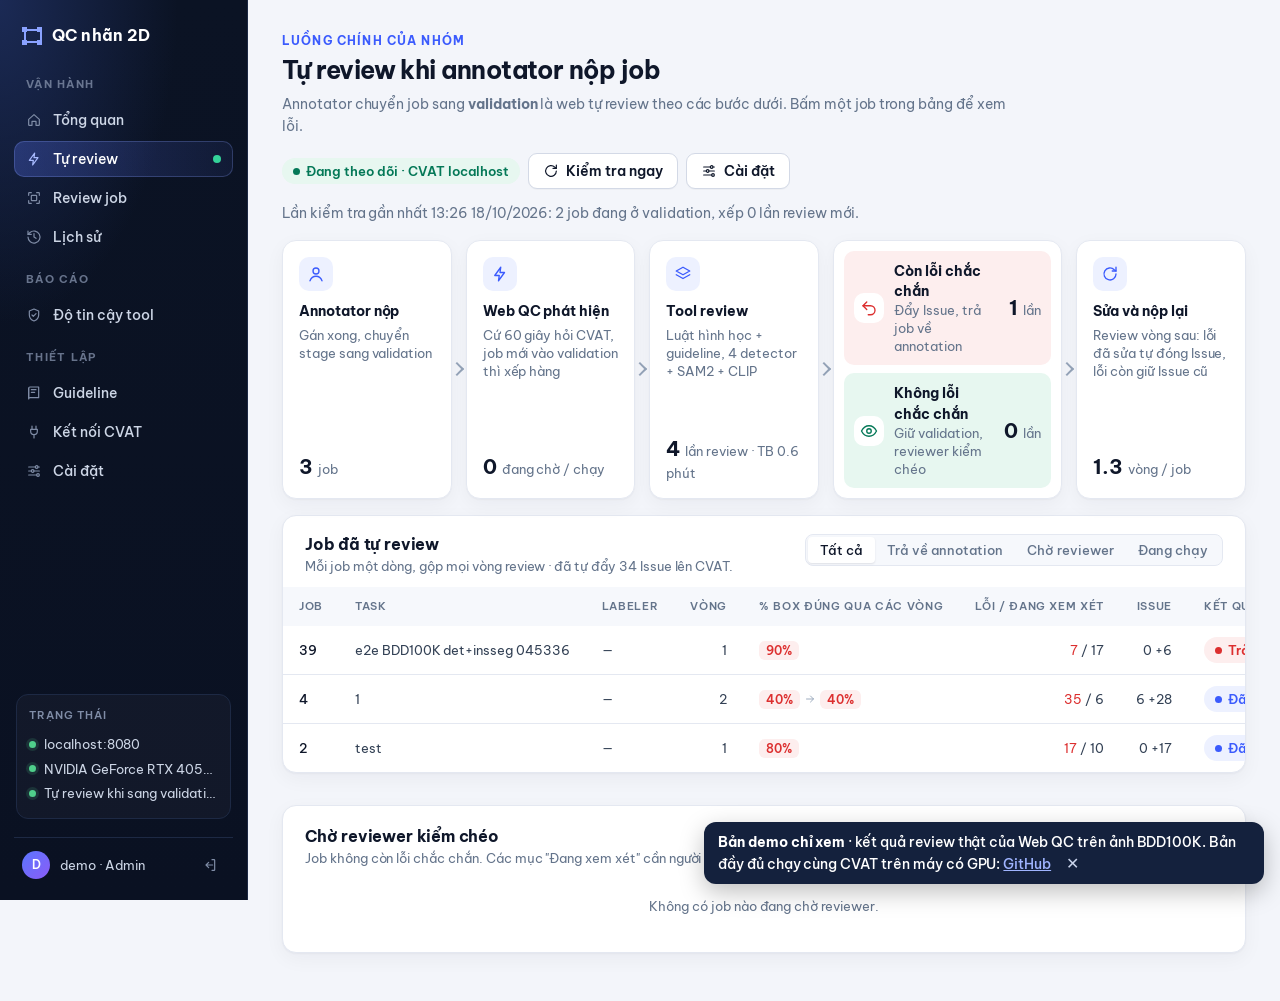
<file: demo_web/index.html>
<!doctype html>
<html lang="vi">
<head>
<meta charset="utf-8">
<meta name="viewport" content="width=device-width, initial-scale=1">
<title>Demo · QC nhãn 2D · Review tự động</title>
<meta name="theme-color" content="#0b1324">
<link rel="icon" href="data:image/svg+xml,%3Csvg xmlns='http://www.w3.org/2000/svg' viewBox='0 0 32 32'%3E%3Crect width='32' height='32' rx='8' fill='%234f6bff'/%3E%3Crect x='8' y='10' width='16' height='12' rx='1' fill='none' stroke='white' stroke-width='2.4'/%3E%3C/svg%3E">
<link rel="preconnect" href="https://fonts.googleapis.com">
<link rel="stylesheet" href="https://fonts.googleapis.com/css2?family=Be+Vietnam+Pro:wght@400;500;600;700;800&family=JetBrains+Mono:wght@400;500&display=swap">
<link rel="stylesheet" href="style.css?v=17">
</head>
<body>
<div id="demoBanner" style="position:fixed;right:16px;bottom:16px;z-index:9999;max-width:min(560px,calc(100vw - 32px));background:#14213d;color:#fff;font:500 14px/1.45 'Be Vietnam Pro',system-ui,sans-serif;padding:10px 14px;border-radius:12px;box-shadow:0 8px 24px rgba(0,0,0,.25)"><b>Bản demo chỉ xem</b> · kết quả review thật của Web QC trên ảnh BDD100K. Bản đầy đủ chạy cùng CVAT trên máy có GPU: <a href="https://github.com/letuan2k2/cvat-2d-qc" target="_blank" rel="noopener" style="color:#9fb4ff">GitHub</a> <button type="button" onclick="this.parentNode.remove()" aria-label="Đóng" style="margin-left:6px;background:none;border:0;color:#c9d3ea;cursor:pointer;font-size:16px">✕</button></div>

<svg width="0" height="0" style="position:absolute" aria-hidden="true">
  <symbol id="i-home" viewBox="0 0 24 24"><path d="M4 11l8-7 8 7v8a1 1 0 0 1-1 1h-4v-6H9v6H5a1 1 0 0 1-1-1z"/></symbol>
  <symbol id="i-scan" viewBox="0 0 24 24"><path d="M4 8V5a1 1 0 0 1 1-1h3M16 4h3a1 1 0 0 1 1 1v3M20 16v3a1 1 0 0 1-1 1h-3M8 20H5a1 1 0 0 1-1-1v-3"/><rect x="8" y="8" width="8" height="8" rx="1"/></symbol>
  <symbol id="i-history" viewBox="0 0 24 24"><path d="M3 12a9 9 0 1 0 3-6.7L3 8"/><path d="M3 3v5h5M12 7v5l3 2"/></symbol>
  <symbol id="i-book" viewBox="0 0 24 24"><path d="M4 5a2 2 0 0 1 2-2h13v16H6a2 2 0 0 0-2 2z"/><path d="M4 19V5M8 7h7M8 11h5"/></symbol>
  <symbol id="i-plug" viewBox="0 0 24 24"><path d="M9 3v5M15 3v5M7 8h10v3a5 5 0 0 1-10 0zM12 16v5"/></symbol>
  <symbol id="i-gear" viewBox="0 0 24 24"><path d="M4 6h10M18 6h2M4 12h4M12 12h8M4 18h12"/><circle cx="16" cy="6" r="2"/><circle cx="10" cy="12" r="2"/><circle cx="18" cy="18" r="2"/></symbol>
  <symbol id="i-play" viewBox="0 0 24 24"><path d="M7 5l12 7-12 7z"/></symbol>
  <symbol id="i-upload" viewBox="0 0 24 24"><path d="M12 16V4M7 9l5-5 5 5M4 20h16"/></symbol>
  <symbol id="i-download" viewBox="0 0 24 24"><path d="M12 4v12M7 11l5 5 5-5M4 20h16"/></symbol>
  <symbol id="i-logout" viewBox="0 0 24 24"><path d="M15 4h3a1 1 0 0 1 1 1v14a1 1 0 0 1-1 1h-3M10 8l-4 4 4 4M6 12h10"/></symbol>
  <symbol id="i-sliders" viewBox="0 0 24 24"><path d="M4 7h16M4 17h16"/><circle cx="9" cy="7" r="2"/><circle cx="15" cy="17" r="2"/></symbol>
  <symbol id="i-file" viewBox="0 0 24 24"><path d="M14 3H6a1 1 0 0 0-1 1v16a1 1 0 0 0 1 1h12a1 1 0 0 0 1-1V8z"/><path d="M14 3v5h5"/></symbol>
  <symbol id="i-list" viewBox="0 0 24 24"><path d="M9 6h11M9 12h11M9 18h11M4 6h.01M4 12h.01M4 18h.01"/></symbol>
  <symbol id="i-ext" viewBox="0 0 24 24"><path d="M14 4h6v6M20 4l-9 9M18 14v5a1 1 0 0 1-1 1H5a1 1 0 0 1-1-1V7a1 1 0 0 1 1-1h5"/></symbol>
  <symbol id="i-redo" viewBox="0 0 24 24"><path d="M20 12a8 8 0 1 1-2.3-5.7L20 8"/><path d="M20 3v5h-5"/></symbol>
  <symbol id="i-plus" viewBox="0 0 24 24"><path d="M12 5v14M5 12h14"/></symbol>
  <symbol id="i-flag" viewBox="0 0 24 24"><path d="M5 21V4M5 4h11l-2 4 2 4H5"/></symbol>
  <symbol id="i-pen" viewBox="0 0 24 24"><path d="M4 20h4L19 9l-4-4L4 16z"/><path d="M13 7l4 4"/></symbol>
  <symbol id="i-link" viewBox="0 0 24 24"><path d="M10 14a4 4 0 0 0 5.7 0l3-3a4 4 0 0 0-5.7-5.7l-1 1"/><path d="M14 10a4 4 0 0 0-5.7 0l-3 3a4 4 0 0 0 5.7 5.7l1-1"/></symbol>
  <symbol id="i-note" viewBox="0 0 24 24"><rect x="4" y="5" width="16" height="12" rx="1" stroke-dasharray="3 2"/><path d="M8 21l4-4 4 4"/></symbol>
  <symbol id="i-bolt" viewBox="0 0 24 24"><path d="M13 3L5 14h6l-1 7 8-11h-6z"/></symbol>
  <symbol id="i-shield" viewBox="0 0 24 24"><path d="M12 3l7 3v6c0 4.5-3 7.5-7 9-4-1.5-7-4.5-7-9V6z"/><path d="M9 12l2 2 4-4"/></symbol>
  <symbol id="i-arrow" viewBox="0 0 24 24"><path d="M5 12h14M13 6l6 6-6 6"/></symbol>
  <symbol id="i-check" viewBox="0 0 24 24"><path d="M5 12l5 5 9-10"/></symbol>
  <symbol id="i-user" viewBox="0 0 24 24"><circle cx="12" cy="8" r="4"/><path d="M4 21c1.5-4 4.5-6 8-6s6.5 2 8 6"/></symbol>
  <symbol id="i-return" viewBox="0 0 24 24"><path d="M9 14l-5-5 5-5"/><path d="M4 9h10a6 6 0 0 1 0 12h-3"/></symbol>
  <symbol id="i-eye" viewBox="0 0 24 24"><path d="M2 12s3.5-7 10-7 10 7 10 7-3.5 7-10 7S2 12 2 12z"/><circle cx="12" cy="12" r="3"/></symbol>
  <symbol id="i-layers" viewBox="0 0 24 24"><path d="M12 3l9 5-9 5-9-5z"/><path d="M3 13l9 5 9-5"/></symbol>
</svg>
<div id="vizTip" class="viz-tip hidden" role="tooltip"></div>

<!-- ================================ DANG NHAP ================================ -->
<section id="login" class="login hidden">
  <div class="login-card">
    <div class="login-side">
      <div class="logo"><span class="logo-mark" aria-hidden="true"></span><span>QC nhãn 2D</span></div>
      <span class="login-kicker">Object detection + instance segmentation · BDD100K</span>
      <h1>Annotator nộp job là tool tự review, ghi Issue đúng chỗ, không chạm vào nhãn.</h1>
      <dl class="login-facts">
        <div><dt>Tự review khi sang validation</dt><dd>Trong 60 giây: tìm lỗi, ghi Issue lên CVAT, còn lỗi chắc chắn thì trả job về annotation.</dd></div>
        <div><dt>Tìm lỗi bằng model + luật</dt><dd>4 detector + SAM2 + CLIP và luật hình học: box chưa khít, sai nhãn, thiếu, thừa, trùng, polygon lẹm, lỗi ID.</dd></div>
        <div><dt>Lỗi chưa chắc ghi "Đang xem xét"</dt><dd>Kèm lý do để annotator kiểm chứng. Mỗi vật một Issue, nhiều lỗi thì gộp và ghi rõ từng lỗi.</dd></div>
      </dl>
      <svg class="login-art" viewBox="0 0 300 120" aria-hidden="true">
        <rect x="10" y="30" width="110" height="74" class="a-ok"/>
        <g class="a-h"><rect x="6" y="26" width="8" height="8"/><rect x="116" y="26" width="8" height="8"/><rect x="6" y="100" width="8" height="8"/><rect x="116" y="100" width="8" height="8"/></g>
        <text x="10" y="20" class="a-t">car</text>
        <rect x="160" y="22" width="128" height="86" class="a-bad"/>
        <rect x="174" y="36" width="96" height="56" class="a-dash"/>
        <text x="160" y="13" class="a-t a-tb">bus · cạnh dưới thiếu 34px</text>
      </svg>
    </div>
    <form id="loginForm" class="login-form">
      <h2>Đăng nhập</h2>
      <p class="sub">Dùng tài khoản của web QC do admin tạo, không phải tài khoản CVAT hay email.</p>
      <div id="loginHint" class="note hidden"></div>
      <label class="fld" for="lgUser"><span>Tài khoản</span><input id="lgUser" name="username" autocomplete="username" placeholder="admin" required></label>
      <label class="fld" for="lgPass"><span>Mật khẩu</span><input id="lgPass" name="password" type="password" autocomplete="current-password" required></label>
      <button class="btn primary block" type="submit">Đăng nhập</button>
      <p id="loginErr" class="err" role="alert"></p>
    </form>
  </div>
</section>

<!-- ================================ UNG DUNG ================================ -->
<div id="app" class="shell hidden">
  <aside class="sidebar">
    <div class="logo"><span class="logo-mark" aria-hidden="true"></span><span>QC nhãn 2D</span></div>
    <nav id="tabs" aria-label="Các trang">
      <span class="nav-group">Vận hành</span>
      <button data-tab="dash"><svg class="ic"><use href="#i-home"/></svg><span>Tổng quan</span></button>
      <button data-tab="auto" class="active"><svg class="ic"><use href="#i-bolt"/></svg><span>Tự review</span><i class="nav-live hidden" id="navLive" title="Đang theo dõi job sang validation"></i></button>
      <button data-tab="review"><svg class="ic"><use href="#i-scan"/></svg><span>Review job</span></button>
      <button data-tab="history"><svg class="ic"><use href="#i-history"/></svg><span>Lịch sử</span></button>
      <span class="nav-group">Báo cáo</span>
      <button data-tab="trust"><svg class="ic"><use href="#i-shield"/></svg><span>Độ tin cậy tool</span></button>
      <span class="nav-group">Thiết lập</span>
      <button data-tab="guide"><svg class="ic"><use href="#i-book"/></svg><span>Guideline</span></button>
      <button data-tab="conn"><svg class="ic"><use href="#i-plug"/></svg><span>Kết nối CVAT</span></button>
      <button data-tab="settings"><svg class="ic"><use href="#i-gear"/></svg><span>Cài đặt</span></button>
    </nav>
    <div class="side-status">
      <div class="side-label">Trạng thái</div>
      <div id="sideStatus"></div>
    </div>
    <div class="side-user">
      <span class="avatar" id="avatar" aria-hidden="true">A</span>
      <span id="whoName" class="who"></span>
      <button id="logout" class="icon-btn" title="Đăng xuất" aria-label="Đăng xuất"><svg class="ic"><use href="#i-logout"/></svg></button>
    </div>
  </aside>

  <main class="main">
    <!-- ============================== TONG QUAN ============================== -->
    <section id="tab-dash" class="tab hidden">
      <header class="pagehead">
        <div><h1>Tổng quan</h1><p>Chất lượng nhãn qua các lần review: tỉ lệ đạt, loại lỗi hay gặp, từng labeler.</p></div>
        <div class="seg seg-inline" id="dashDays" role="group" aria-label="Khoảng thời gian">
          <button type="button" data-d="7">7 ngày</button><button type="button" data-d="30" class="on">30 ngày</button><button type="button" data-d="90">90 ngày</button>
        </div>
      </header>
      <div id="dashKpis" class="kpis kpis-6"></div>
      <div class="grid2 dash-grid">
        <div class="panel">
          <div class="panel-head"><h2>Loại lỗi hay gặp</h2><span class="meta" id="dashKindsMeta"></span></div>
          <div id="dashKinds" class="bars"></div>
        </div>
        <div class="panel">
          <div class="panel-head"><h2>Xu hướng theo ngày</h2><span class="meta">% box đúng trung bình</span></div>
          <div id="dashTrend" class="trend"></div>
        </div>
        <div class="panel span2">
          <div class="panel-head"><h2>Hiệu quả Issue (đo trên CVAT)</h2>
            <span class="meta">So nhãn lúc review với nhãn hiện tại: Issue nào annotator đã sửa theo là Issue đúng
            · <button type="button" class="btn sm" id="effBtn">Đo</button></span></div>
          <div id="effBox"><p class="empty-note">Bấm "Đo" để đọc Issue và nhãn hiện tại của các job đã review trên CVAT.</p></div>
        </div>
        <div class="panel flush span2">
          <div class="panel-head padded"><h2>Theo labeler</h2><span class="meta">Xếp từ % box đúng thấp nhất · lấy từ người được giao job trên CVAT</span></div>
          <div class="tablewrap"><table class="tbl" id="dashAss">
            <thead><tr><th>Labeler</th><th class="r">Số lần review</th><th class="r">Số job</th><th class="r">% box đúng TB</th><th class="r">Tỉ lệ đạt</th><th class="r">Lỗi / Đang xem xét</th><th>Gần nhất</th></tr></thead><tbody></tbody></table></div>
        </div>
      </div>
    </section>

    <!-- ============================== TU REVIEW ============================== -->
    <section id="tab-auto" class="tab">
      <header class="pagehead">
        <div><span class="eyebrow">Luồng chính của nhóm</span><h1>Tự review khi annotator nộp job</h1>
          <p>Annotator chuyển job sang <b>validation</b> là web tự review theo các bước dưới. Bấm một job trong bảng để xem lỗi.</p></div>
        <div class="pagehead-actions">
          <span id="autoPill" class="pill"></span>
          <button type="button" class="btn" id="autoCheckBtn"><svg class="ic"><use href="#i-redo"/></svg>Kiểm tra ngay</button>
          <button type="button" class="btn" data-goto="settings"><svg class="ic"><use href="#i-gear"/></svg>Cài đặt</button>
        </div>
      </header>
      <p id="autoMsgTop" class="meta auto-msg"></p>

      <ol class="flow" id="autoFlow" aria-label="Các bước tự review">
        <li class="flow-step"><span class="flow-ic"><svg class="ic"><use href="#i-user"/></svg></span><b>Annotator nộp</b><span>Gán xong, chuyển stage sang validation</span><em data-n="submitted"></em></li>
        <li class="flow-step"><span class="flow-ic"><svg class="ic"><use href="#i-bolt"/></svg></span><b>Web QC phát hiện</b><span>Cứ 60 giây hỏi CVAT, job mới vào validation thì xếp hàng</span><em data-n="queue"></em></li>
        <li class="flow-step"><span class="flow-ic"><svg class="ic"><use href="#i-layers"/></svg></span><b>Tool review</b><span>Luật hình học + guideline, 4 detector + SAM2 + CLIP</span><em data-n="runs"></em></li>
        <li class="flow-step fork">
          <div class="fork-row bad"><span class="flow-ic"><svg class="ic"><use href="#i-return"/></svg></span><div><b>Còn lỗi chắc chắn</b><span>Đẩy Issue, trả job về annotation</span></div><em data-n="returned"></em></div>
          <div class="fork-row good"><span class="flow-ic"><svg class="ic"><use href="#i-eye"/></svg></span><div><b>Không lỗi chắc chắn</b><span>Giữ validation, reviewer kiểm chéo</span></div><em data-n="kept"></em></div>
        </li>
        <li class="flow-step"><span class="flow-ic"><svg class="ic"><use href="#i-redo"/></svg></span><b>Sửa và nộp lại</b><span>Review vòng sau: lỗi đã sửa tự đóng Issue, lỗi còn giữ Issue cũ</span><em data-n="rounds"></em></li>
      </ol>

      <div class="grid2 auto-grid">
        <div class="panel flush span2">
          <div class="panel-head padded"><div><h2>Job đã tự review</h2><p class="meta" id="autoTblMeta">Mỗi job một dòng, gộp mọi vòng review.</p></div>
            <div class="seg seg-inline" id="autoFilter" role="group" aria-label="Lọc kết quả">
              <button type="button" data-f="" class="on">Tất cả</button><button type="button" data-f="tra_ve">Trả về annotation</button><button type="button" data-f="giu">Chờ reviewer</button><button type="button" data-f="chay">Đang chạy</button>
            </div></div>
          <div class="tablewrap"><table class="tbl" id="autoTable">
            <thead><tr><th>Job</th><th>Task</th><th>Labeler</th><th class="r">Vòng</th><th>% box đúng qua các vòng</th><th class="r">Lỗi / Đang xem xét</th><th class="r">Issue</th><th>Kết quả gần nhất</th><th>Lúc</th></tr></thead><tbody></tbody></table></div>
        </div>
        <div class="panel span2">
          <div class="panel-head"><div><h2>Chờ reviewer kiểm chéo</h2><p class="meta">Job không còn lỗi chắc chắn. Các mục "Đang xem xét" cần người xem.</p></div></div>
          <ul id="autoWaitList" class="wait-list"></ul>
        </div>
      </div>
    </section>

    <!-- ============================== REVIEW ============================== -->
    <section id="tab-review" class="tab hidden">
      <header class="pagehead">
        <div><h1>Review job</h1><p>Chọn job trên CVAT, chấm nhãn, duyệt từng lỗi rồi ghi Issue. Tool không sửa nhãn.</p></div>
      </header>

      <form id="runForm" class="cmdbar">
        <label class="fld w-md" for="fConn"><span>Kết nối CVAT</span><select id="fConn" name="connection_id"></select></label>
        <div class="fld w-job"><span>Job</span>
          <div class="input-group"><input id="fJob" name="job_id" inputmode="numeric" placeholder="số job" aria-label="Số job"><button type="button" class="btn" id="pickJob"><svg class="ic"><use href="#i-list"/></svg>Chọn</button></div>
        </div>
        <label class="fld w-sm" for="fTask"><span>Task</span><input id="fTask" name="task_id" inputmode="numeric" placeholder="tự điền"></label>
        <label class="fld w-lg" for="runGuide"><span>Guideline</span><select name="guideline_id" id="runGuide"></select></label>
        <label class="fld w-md" for="fMode"><span>Chế độ</span><select id="fMode" name="mode"><option value="chinh_xac">Chính xác · 4 model + SAM2</option><option value="nhanh">Nhanh · 2 model</option></select></label>
        <details class="pop" id="optPop">
          <summary class="btn"><svg class="ic"><use href="#i-sliders"/></svg>Tuỳ chọn</summary>
          <div class="pop-panel">
            <label class="fld" for="fFile"><span>File export .zip <em>chỉ khi không đọc được từ CVAT</em></span><input id="fFile" name="file" type="file" accept=".zip"></label>
            <label class="fld" for="fMax"><span>Chỉ chạy N frame đầu <em>để thử nhanh</em></span><input id="fMax" name="max_frames" inputmode="numeric"></label>
            <label class="chk" for="fRider"><input id="fRider" type="checkbox" name="rider" checked><span>Người lái xe máy có box person riêng</span></label>
            <label class="chk" for="fAuto"><input id="fAuto" type="checkbox" name="auto_push"><span>Chạy xong tự đẩy lỗi chắc chắn</span></label>
          </div>
        </details>
        <button class="btn primary" type="submit" id="runBtn"><svg class="ic fill"><use href="#i-play"/></svg>Đánh giá</button>
        <div id="jobCtx" class="job-ctx"></div>
        <p id="runErr" class="err cmd-err" role="alert"></p>
      </form>

      <div id="runEmpty" class="panel empty">
        <ol class="steps">
          <li><b>Chọn job</b><span>Bấm <b>Chọn</b> để xem danh sách job trên CVAT, hoặc gõ số job. Đổi máy CVAT ở ô Kết nối.</span></li>
          <li><b>Kiểm tra guideline</b><span>Để "Tự chọn theo task" thì web dùng guideline đã gán cho task. Dòng dưới thanh công cụ cho biết sẽ kiểm bao nhiêu luật.</span></li>
          <li><b>Đánh giá, duyệt, đẩy Issue</b><span>Lỗi chắc chắn được chọn sẵn. Mục "Đang xem xét" xem ảnh rồi tự chọn. Lỗi tool báo nhầm thì bấm <b>Tool nhầm</b>.</span></li>
        </ol>
        <p class="empty-foot">Kết quả các lần trước nằm ở <a href="#" data-goto="history">Lịch sử</a>.</p>
      </div>

      <div id="runPanel" class="hidden">
        <div class="panel runhead">
          <div class="runhead-top">
            <div class="runhead-title">
              <h2 id="runTitle">Lần review</h2>
              <p id="runMeta" class="meta"></p>
              <div id="runCompare" class="compare"></div>
            </div>
            <div class="runhead-actions">
              <a id="openCvat" class="btn sm hidden" target="_blank" rel="noopener" title="Mở job này trên CVAT để xem các Issue đã ghim"><svg class="ic"><use href="#i-ext"/></svg>Mở job trên CVAT</a>
              <button id="copyReport" class="btn sm hidden" type="button" title="Copy đường link tới trang liệt kê lỗi kèm ảnh để gửi cho người gán nhãn. Họ mở được mà không cần đăng nhập."><svg class="ic"><use href="#i-link"/></svg><span>Copy link gửi labeler</span></button>
              <button id="rerunBtn" class="btn sm" type="button" title="Chấm lại job này với cùng thiết lập, dùng sau khi labeler đã sửa xong"><svg class="ic"><use href="#i-redo"/></svg>Review lại</button>
              <a id="csv" class="btn sm" href="#" title="Tải danh sách lỗi về máy, mở bằng Excel"><svg class="ic"><use href="#i-download"/></svg>Tải Excel</a>
              <span id="runStatus" class="pill"></span>
            </div>
          </div>
          <div class="progress" aria-hidden="true"><div id="runProgress" class="progress-bar"></div></div>
          <div id="stats" class="kpis"></div>
          <details id="logBox" class="logbox"><summary>Nhật ký chạy</summary><pre id="runLog" class="log"></pre></details>
        </div>

        <div id="runResult" class="panel workbench hidden">
          <div class="wb-head">
            <div class="tabs-inline" role="tablist">
              <button type="button" class="on" data-view="list">Danh sách lỗi</button>
              <button type="button" data-view="analysis">Phân tích</button>
              <button type="button" data-view="frames">Theo khung hình</button>
              <button type="button" data-view="issues">Issue trên CVAT</button>
            </div>
            <span id="frameFilter" class="chip-filter hidden"></span>
          </div>

          <!-- che do: danh sach loi + xem anh -->
          <div class="wb-body" id="viewList">
            <div class="wb-list">
              <div class="wb-tools">
                <div class="seg" id="segSure" role="group" aria-label="Lọc theo mức">
                  <button type="button" data-v="" class="on">Tất cả <b id="cAll"></b></button>
                  <button type="button" data-v="1">Lỗi <b id="cSure"></b></button>
                  <button type="button" data-v="0">Đang xem xét <b id="cUnsure"></b></button>
                  <button type="button" data-v="fp">Tool nhầm <b id="cFp"></b></button>
                  <button type="button" data-v="note">Ghi chú <b id="cNote"></b></button>
                </div>
                <div class="wb-filters">
                  <select id="fKind" aria-label="Loại lỗi"><option value="">Mọi loại lỗi</option></select>
                  <select id="fTang" aria-label="Tầng"><option value="">Mọi tầng</option><option value="1">Tầng 1 · luật</option><option value="2">Tầng 2 · model</option></select>
                </div>
                <div class="wb-sel">
                  <span id="selInfo" class="meta"></span><span class="sp"></span>
                  <button id="selSure" type="button" class="txt-btn">Chọn lỗi chắc</button>
                  <button id="selAll" type="button" class="txt-btn">Chọn hết</button>
                  <button id="selNone" type="button" class="txt-btn">Bỏ chọn</button>
                </div>
              </div>
              <ul id="flist" class="flist" tabindex="0" aria-label="Danh sách lỗi"></ul>
              <p class="kbd-hint"><kbd>↑</kbd><kbd>↓</kbd> chuyển · <kbd>Space</kbd> chọn/bỏ · <kbd>X</kbd> tool nhầm · <kbd>N</kbd> ghi chú trên ảnh</p>
            </div>
            <div class="wb-view">
              <div class="viewer-bar">
                <div class="legend" aria-hidden="true">
                  <span><i class="lg lg-bad"></i>Lỗi</span><span><i class="lg lg-warn"></i>Đang xem xét</span><span><i class="lg lg-miss"></i>Vật bị thiếu</span><span><i class="lg lg-lab"></i>Box người gán</span><span><i class="lg lg-cur"></i>Lỗi đang chọn</span><span><i class="lg lg-note"></i>Ghi chú</span>
                </div>
                <button type="button" class="btn sm" id="drawBtn" title="Kéo một khung trên ảnh để ghi chú cho labeler (phím N)"><svg class="ic"><use href="#i-note"/></svg>Ghi chú trên ảnh</button>
              </div>
              <div id="pvBox" class="viewer"><div class="viewer-empty">Chọn một lỗi bên trái để xem ảnh.</div></div>
              <form id="noteForm" class="note-form hidden">
                <label class="fld" for="noteText"><span>Ghi chú cho labeler tại khung vừa vẽ <em>sẽ đẩy lên CVAT thành Issue ghim đúng chỗ này</em></span>
                  <textarea id="noteText" rows="2" maxlength="500" placeholder="vd: Xe này bị che một nửa, cần đóng box ước lượng toàn bộ xe (guideline 2.1)"></textarea></label>
                <div class="row-actions"><button type="submit" class="btn primary sm">Lưu ghi chú</button><button type="button" class="btn sm" id="noteCancel">Huỷ</button><span class="meta">Ghi chú tự được chọn để đẩy.</span></div>
              </form>
              <div id="detail" class="detail"></div>
              <div id="gRef" class="gref-wrap"></div>
            </div>
          </div>

          <!-- che do: phan tich (nhan labeler vs nhung gi tool thay) -->
          <div class="an-body hidden" id="viewAnalysis">
            <div class="an-stage">
              <div class="an-bar">
                <div class="an-nav">
                  <button type="button" class="btn sm icon" id="anPrev" aria-label="Ảnh trước">‹</button>
                  <select id="anFrame" aria-label="Chọn ảnh"></select>
                  <button type="button" class="btn sm icon" id="anNext" aria-label="Ảnh sau">›</button>
                </div>
                <div class="an-layers" role="group" aria-label="Lớp hiển thị">
                  <label class="chk"><input type="checkbox" data-layer="lab" checked><span><i class="sw sw-lab"></i>Nhãn labeler</span></label>
                  <label class="chk"><input type="checkbox" data-layer="tool" checked><span><i class="sw sw-tool"></i>Tool phát hiện</span></label>
                  <label class="chk"><input type="checkbox" data-layer="road"><span><i class="sw sw-road"></i>Mặt đường (model)</span></label>
                  <label class="chk"><input type="checkbox" data-layer="miss" checked><span><i class="sw sw-miss"></i>Thiếu</span></label>
                </div>
              </div>
              <div class="an-canvas-wrap" id="anWrap"><canvas id="anCanvas"></canvas><div id="anTip" class="an-tip hidden"></div></div>
              <p class="an-legend">Box labeler: <b class="c-ok">xanh = khớp với tool</b> · <b class="c-warn">vàng = nghi</b> · <b class="c-bad">đỏ = lỗi</b>. Nét đứt xanh lơ = vật tool thấy. Rê chuột lên ảnh hoặc bảng để xem chi tiết.</p>
            </div>
            <div class="an-side">
              <div id="anSum" class="an-sum"></div>
              <div class="an-tbl-wrap"><table class="tbl an-tbl" id="anTable"><thead><tr><th>#</th><th>Nhãn</th><th>Labeler</th><th>Tool thấy</th><th class="r">Khớp</th></tr></thead><tbody></tbody></table></div>
              <div id="anDetail" class="an-detail"></div>
            </div>
          </div>

          <!-- che do: theo khung hinh -->
          <div class="wb-pane hidden" id="viewFrames"><div id="frameGrid" class="frame-grid"></div></div>

          <!-- che do: issue tren CVAT -->
          <div class="wb-pane hidden" id="viewIssues">
            <div class="pane-tools"><span class="meta" id="issuesMeta">Issue do tool tạo trên job này. Labeler sửa xong và bấm Resolve trên CVAT thì cột Trạng thái đổi sang "Đã xử lý".</span><button type="button" class="btn sm" id="reloadIssues"><svg class="ic"><use href="#i-redo"/></svg>Tải lại</button></div>
            <div class="tablewrap"><table class="tbl" id="issueTable"><thead><tr><th>#</th><th>Frame</th><th>Nội dung</th><th class="r">Trả lời</th><th>Trạng thái</th></tr></thead><tbody></tbody></table></div>
          </div>

          <div class="actionbar">
            <label class="chk" for="replaceOld" title="Lỗi vẫn còn: giữ Issue cũ, không tạo trùng. Lỗi đã hết: đóng (resolve) Issue cũ, giữ lịch sử để đo % Issue đúng."><input type="checkbox" id="replaceOld" checked><span>Đồng bộ với Issue lần trước</span></label>
            <label class="chk" for="addSummary" title="Thêm 1 Issue tổng kết: % box đúng, đạt hay chưa, kèm link trang lỗi cho labeler"><input type="checkbox" id="addSummary"><span>Kèm Issue tổng kết</span></label>
            <span id="pushRes" class="meta push-res"></span>
            <button id="pushBtn" class="btn primary" type="button"><svg class="ic"><use href="#i-upload"/></svg><span id="pushLabel">Đẩy Issue lên CVAT</span></button>
          </div>
        </div>
      </div>
    </section>

    <!-- ============================== LICH SU ============================== -->
    <section id="tab-history" class="tab hidden">
      <header class="pagehead">
        <div><h1>Lịch sử</h1><p>Các lần review, mới nhất trên cùng. Bấm một dòng để mở lại kết quả.</p></div>
        <div class="row-form tight">
          <label class="fld w-sm" for="hJob"><span>Job</span><input id="hJob" inputmode="numeric" placeholder="tất cả"></label>
          <label class="fld w-md" for="hWho"><span>Labeler / người chạy</span><input id="hWho" placeholder="tìm theo tên"></label>
        </div>
      </header>
      <div class="panel flush">
        <div class="tablewrap"><table id="htable" class="tbl">
          <thead><tr><th>#</th><th>Job</th><th>Task</th><th>Labeler</th><th>Người chạy</th><th>Thời gian</th><th>Kết quả</th><th class="r">Box đúng</th><th class="r">Lỗi / Xem xét</th><th class="r">Tool nhầm</th><th class="r">Issue</th></tr></thead>
          <tbody></tbody></table></div>
      </div>
    </section>

    <!-- ============================== DO TIN CAY ============================== -->
    <section id="tab-trust" class="tab hidden">
      <header class="pagehead">
        <div><span class="eyebrow">Báo cáo cho reviewer và người chấm</span><h1>Tool đáng tin đến đâu?</h1>
          <p>Độ chính xác <b>của tool</b> (không phải của annotator), đo trên ảnh có đáp án. Cách đo ở ngay dưới.</p></div>
        <div class="pagehead-actions">
          <div class="seg seg-inline" id="trustSet" role="group" aria-label="Bộ dữ liệu">
            <button type="button" data-s="bdd" class="on">BDD100K</button><button type="button" data-s="vn">Ảnh Việt Nam</button>
          </div>
        </div>
      </header>

      <div id="trustHero" class="hero"></div>

      <div class="panel how">
        <div class="panel-head"><div><h2>Cách đo và cách đọc số</h2><p class="meta">Biết trước lỗi nằm ở đâu, nên đếm được chính xác.</p></div></div>
        <ol class="how-steps">
          <li><b>1. Nhãn đúng</b><span>Ảnh có đáp án (BDD100K, ảnh đường phố Việt Nam, COCO)</span></li>
          <li><b>2. Cài lỗi</b><span>Sai kích thước, sai nhãn, xoá vật (thiếu), thêm box (thừa), chép box (trùng)</span></li>
          <li><b>3. Tool review</b><span>Như job thật, không biết lỗi nằm ở đâu</span></li>
          <li><b>4. So với lỗi đã cài</b><span><i class="key k1"></i>Bắt chắc chắn <i class="key k2"></i>Bắt, ghi "Đang xem xét" <i class="key k3"></i>Bỏ lọt</span></li>
        </ol>
        <dl class="defs">
          <div><dt>Bắt được lỗi</dt><dd>Annotator mắc 100 lỗi thì tool tìm ra bao nhiêu (gồm cả "Đang xem xét").</dd></div>
          <div><dt>Issue chắc chắn đúng</dt><dd>Tool ghi 100 Issue "lỗi" thì bao nhiêu cái đúng là lỗi thật. Phần còn lại annotator đúng mà tool báo nhầm.</dd></div>
          <div><dt>Báo nhầm / 100 box đúng</dt><dd>Cho tool review nhãn hoàn toàn đúng: cứ 100 box thì tool ghi nhầm bao nhiêu lỗi chắc chắn.</dd></div>
        </dl>
      </div>

      <div class="grid2">
        <div class="panel">
          <div class="panel-head"><div><h2>Theo loại lỗi</h2><p class="meta" id="trustTypeMeta"></p></div></div>
          <div id="trustTypes" class="stackbars"></div>
          <details class="tbl-toggle"><summary>Xem bảng số</summary><div id="trustTypesTbl"></div></details>
        </div>
        <div class="panel">
          <div class="panel-head"><div><h2>Trước và sau cải tiến (17/10)</h2><p class="meta">Cùng ảnh, cùng lỗi cài vào, chỉ khác phiên bản tool.</p></div>
            <div class="legend-inline"><span><i class="key k-old"></i>Bản cũ</span><span><i class="key k1"></i>Bản mới</span></div></div>
          <div id="trustCompare" class="pairbars"></div>
        </div>
        <div class="panel span2" id="trustCondPanel">
          <div class="panel-head"><div><h2>Theo điều kiện ảnh (BDD100K)</h2><p class="meta">Bắt được lỗi và báo nhầm chắc chắn theo thời điểm và thời tiết. Ảnh đêm khó nhất.</p></div></div>
          <div id="trustCond" class="cond-grid"></div>
        </div>
        <div class="panel">
          <div class="panel-head"><div><h2>Instance segmentation (polygon)</h2><p class="meta" id="trustSegMeta"></p></div></div>
          <div id="trustSeg" class="stackbars"></div>
        </div>
        <div class="panel">
          <div class="panel-head"><div><h2>Chạy thật trên CVAT</h2><p class="meta">Test đầu cuối: tạo job, cài lỗi, tool tự review, đẩy Issue, annotator sửa, review vòng 2.</p></div></div>
          <ul id="trustE2e" class="check-list"></ul>
        </div>
        <div class="panel span2">
          <div class="panel-head"><h2>Giới hạn cần biết</h2></div>
          <ul class="limits" id="trustLimits">
            <li><b>Vật nhỏ 10–20 px</b> là chỗ tool bỏ lọt nhiều nhất (thiếu vật, sai nhãn): bắt khoảng một nửa, vật trên 60 px bắt khoảng 90%. Guideline chốt vật dưới 10 px không bắt buộc gán (mục 3.5a); tool phóng to dải giữa ảnh để soi vật xa.</li>
            <li><b>Ảnh đêm</b>: bắt ít hơn ban ngày khoảng 8 điểm % (71% so với 79%); lỗi kích thước ở vùng quá tối chỉ ghi "Đang xem xét".</li>
            <li><b>Cảnh đám đông dày đặc</b>: mới tìm được khoảng 40% số người. Số của ảnh Việt Nam không gồm vùng đáp án ghi "bỏ qua" (đám đông, vật quá mờ).</li>
            <li><b>Số đo dùng lỗi cài vào</b>. "% Issue đúng" trên job thật đo ở Tổng quan → Hiệu quả Issue, sau khi annotator sửa theo Issue.</li>
            <li>Tool <b>không sửa nhãn</b>: chỉ đọc nhãn và ghi Issue. Reviewer vẫn kiểm chéo job không có lỗi chắc chắn.</li>
          </ul>
          <p class="meta" id="trustDate"></p>
        </div>
      </div>
    </section>

    <!-- ============================== GUIDELINE ============================== -->
    <section id="tab-guide" class="tab hidden">
      <header class="pagehead">
        <div><h1>Guideline</h1><p>Tải guideline của dự án và soạn <b>luật</b> để tool tự kiểm. Gán cho task thì review task đó dùng guideline này.</p></div>
      </header>
      <div class="panel">
        <form id="gUpload" class="row-form">
          <label class="fld w-lg" for="gNameIn"><span>Tên guideline</span><input id="gNameIn" name="name" placeholder="GreenSM 2D v3"></label>
          <label class="fld w-lg" for="gFileIn"><span>File · PDF, DOCX, TXT, MD</span><input id="gFileIn" name="file" type="file" accept=".pdf,.docx,.txt,.md" required></label>
          <button class="btn primary" type="submit"><svg class="ic"><use href="#i-upload"/></svg>Tải lên</button>
          <span id="gUpErr" class="meta"></span>
        </form>
      </div>
      <div class="panel flush">
        <div class="tablewrap"><table id="gtable" class="tbl">
          <thead><tr><th>Tên</th><th>File</th><th>Gán cho task</th><th>Luật</th><th></th></tr></thead>
          <tbody></tbody></table></div>
      </div>

      <div id="gDetail" class="panel hidden">
        <div class="panel-head">
          <div><h2 id="gName"></h2><p class="meta" id="gTasks"></p></div>
          <a id="gFile" class="btn" target="_blank"><svg class="ic"><use href="#i-file"/></svg>Mở file gốc</a>
        </div>
        <div class="tabs-inline gtabs" role="tablist">
          <button type="button" class="on" data-g="rules">Luật kiểm tra</button>
          <button type="button" data-g="content">Nội dung guideline</button>
          <button type="button" data-g="yaml">YAML (nâng cao)</button>
        </div>

        <div id="gPaneRules" class="gpane">
          <div class="rule-tools">
            <label class="fld w-sm" for="gTask"><span>Task</span><input id="gTask" inputmode="numeric" placeholder="số task"></label>
            <button id="gTemplate" type="button" class="btn" title="Lấy danh sách nhãn của task, rồi tự đọc guideline để điền yêu cầu (kích thước tối thiểu, vẽ toàn bộ vật, người lái, thuộc tính bắt buộc...)">Đọc guideline + lấy nhãn từ task</button>
            <button id="gAssign" type="button" class="btn">Gán guideline cho task</button>
            <span class="sp"></span>
            <button id="ruleAdv" type="button" class="btn">Hiện cột nâng cao</button>
            <button id="ruleAdd" type="button" class="btn"><svg class="ic"><use href="#i-plus"/></svg>Thêm nhãn</button>
          </div>
          <div class="tablewrap bordered"><table class="tbl rule-tbl hide-adv" id="ruleTable">
            <thead><tr><th>Nhãn trên CVAT</th><th>Tool hiểu là</th><th class="r adv">Tối thiểu px</th><th class="adv">Tỉ lệ rộng/cao</th><th>Thuộc tính bắt buộc</th><th class="adv">Không để mặc định</th><th class="adv">Tên gọi khác</th><th>Mục</th><th></th></tr></thead>
            <tbody></tbody></table></div>
          <div class="rule-general">
            <h3>Quy tắc chung</h3>
            <label class="chk" for="qRider"><input type="checkbox" id="qRider"><span>Người lái xe máy / xe đạp phải có box người riêng (BDD100K: nhãn rider)</span></label>
            <label class="chk" for="qOutside"><input type="checkbox" id="qOutside"><span>Báo lỗi box có nhãn không có trong bảng trên</span></label>
            <label class="fld w-sm" for="qMinPx" title="Vật có cạnh ngắn nhỏ hơn mức này thì annotator không bắt buộc gán (tool không báo thiếu). Đã gán thì vẫn hợp lệ."><span>Không bắt buộc gán vật dưới (px)</span><input id="qMinPx" inputmode="numeric" placeholder="vd 10"></label>
            <label class="fld w-md" for="qAmodal"><span>Vật bị che</span><select id="qAmodal"><option value="">Mặc định: vẽ toàn bộ vật</option><option value="1">Vẽ toàn bộ vật, cả phần bị che</option><option value="0">Chỉ vẽ phần nhìn thấy</option></select></label>
            <label class="fld w-lg" for="qKieu"><span>Gán bằng Shape hay Track</span><select id="qKieu"><option value="">Để trống: đọc theo guideline</option><option value="shape">Shape (ảnh rời, vd BDD100K)</option><option value="track">Track (video)</option></select></label>
            <details class="rule-more">
              <summary>Tuỳ chọn nâng cao</summary>
              <div class="rule-more-body">
                <label class="fld w-lg" for="qPair"><span>1 vật vừa có box vừa có polygon/mask</span><select id="qPair"><option value="">Để trống: đọc theo guideline</option><option value="cap">Bình thường: instance segmentation (polygon phải nằm trong box)</option><option value="trung">Lỗi trùng: chỉ cần 1 trong 2</option></select></label>
                <label class="fld w-sm" for="qEdge"><span>Box vượt mép ảnh quá (px)</span><input id="qEdge" inputmode="numeric" placeholder="2"></label>
                <label class="fld w-sm" for="qMuc"><span>Mục chung</span><input id="qMuc" placeholder="vd 2"></label>
              </div>
            </details>
          </div>
          <div class="row-actions"><button id="ruleSave" class="btn primary" type="button">Lưu luật</button><span id="ruleMsg" class="meta"></span></div>
          <div id="ruleEvidence" class="rule-evidence hidden"></div>
        </div>

        <div id="gPaneContent" class="gpane hidden">
          <div class="search"><input id="gSearch" aria-label="Tìm trong guideline" placeholder="Tìm: car, xe máy, occluded"><button id="gSearchBtn" type="button" class="btn">Tìm</button></div>
          <div id="gSections" class="sections"></div>
        </div>

        <div id="gPaneYaml" class="gpane hidden">
          <textarea id="gRules" aria-label="File luật YAML" spellcheck="false"></textarea>
          <div class="row-actions"><button id="gSave" class="btn primary" type="button">Lưu YAML</button><span id="gMsg" class="meta"></span></div>
        </div>
      </div>
    </section>

    <!-- ============================== KET NOI CVAT ============================== -->
    <section id="tab-conn" class="tab hidden">
      <header class="pagehead">
        <div><h1>Kết nối CVAT</h1><p>Các máy CVAT cần review. Token được mã hoá khi lưu, không hiện lên trình duyệt.</p></div>
        <button class="btn primary" type="button" id="connNew"><svg class="ic"><use href="#i-plus"/></svg>Thêm kết nối</button>
      </header>
      <div class="panel flush">
        <div class="tablewrap"><table class="tbl" id="connTable">
          <thead><tr><th>Tên</th><th>Địa chỉ</th><th>Tổ chức</th><th>Token</th><th>Trạng thái</th><th></th></tr></thead><tbody></tbody></table></div>
      </div>
      <form id="connForm" class="panel hidden">
        <div class="panel-head"><h2 id="connFormTitle">Thêm kết nối</h2></div>
        <input type="hidden" id="cId">
        <div class="form-grid">
          <label class="fld" for="cName"><span>Tên gợi nhớ</span><input id="cName" placeholder="CVAT công ty" required></label>
          <label class="fld" for="cUrl"><span>Địa chỉ CVAT</span><input id="cUrl" placeholder="https://cvat.ten-cong-ty.vn" required></label>
          <label class="fld" for="cToken"><span>Token <em id="cTokenHint">CVAT → Profile → Security → Personal Access Tokens</em></span><input id="cToken" type="password" autocomplete="off"></label>
          <label class="fld" for="cOrg"><span>Tổ chức <em>slug, để trống nếu không dùng tổ chức</em></span><input id="cOrg" placeholder="vd ten-to-chuc" list="orgList"><datalist id="orgList"></datalist></label>
        </div>
        <label class="chk" for="cDefault"><input type="checkbox" id="cDefault"><span>Dùng làm kết nối mặc định</span></label>
        <div class="row-actions">
          <button type="button" class="btn" id="cTest">Thử kết nối</button>
          <button type="submit" class="btn primary">Lưu kết nối</button>
          <button type="button" class="btn" id="cCancel">Huỷ</button>
          <span id="cMsg" class="meta"></span>
        </div>
      </form>
    </section>

    <!-- ============================== CAI DAT ============================== -->
    <section id="tab-settings" class="tab hidden">
      <header class="pagehead"><div><h1>Cài đặt</h1><p>Ngưỡng đạt, tự review khi job sang validation, tài khoản.</p></div></header>
      <div class="grid2">
        <form class="panel" id="setForm">
          <div class="panel-head"><h2>Đánh giá</h2></div>
          <div class="stack">
            <label class="fld w-md" for="sThr"><span>Ngưỡng đạt (% box đúng)</span><input id="sThr" inputmode="decimal" placeholder="97"></label>
            <label class="fld w-md" for="sMode"><span>Chế độ mặc định</span><select id="sMode"><option value="chinh_xac">Chính xác · 4 model + SAM2</option><option value="nhanh">Nhanh · 2 model</option></select></label>
            <label class="fld w-md" for="sGuide"><span>Guideline mặc định (task chưa gán guideline)</span><select id="sGuide"></select></label>
          </div>
          <h3 class="mt">Tự review khi job chuyển sang validation</h3>
          <div class="stack">
            <label class="chk" for="sAuto"><input type="checkbox" id="sAuto"><span>Bật: labeler gán xong, chuyển stage sang <b>validation</b> thì tự review</span></label>
            <label class="fld" for="sAutoConn"><span>CVAT theo dõi</span><select id="sAutoConn"></select></label>
            <label class="chk" for="sAutoPush"><input type="checkbox" id="sAutoPush" checked><span>Review xong tự đẩy lỗi chắc chắn lên CVAT (mục "Đang xem xét" chờ người xem)</span></label>
            <label class="chk" for="sAutoReturn"><input type="checkbox" id="sAutoReturn" checked><span>Có lỗi chắc chắn thì tự <b>trả job về annotation</b> (rejected) cho annotator sửa; không lỗi thì job ở lại validation cho reviewer kiểm chéo</span></label>
            <div class="hook-box" id="autoBox"></div>
          </div>
          <details class="set-more">
            <summary>Webhook CVAT (cách cũ, thường không cần vì đã có tự review ở trên)</summary>
            <div class="stack">
              <label class="chk" for="sHook"><input type="checkbox" id="sHook"><span>Bật webhook: CVAT báo job hoàn thành thì tự chạy</span></label>
              <label class="fld" for="sHookConn"><span>Dùng kết nối</span><select id="sHookConn"></select></label>
              <label class="chk" for="sHookPush"><input type="checkbox" id="sHookPush"><span>Chạy xong tự đẩy lỗi chắc chắn (không chờ người duyệt)</span></label>
              <div class="hook-box" id="hookBox"></div>
            </div>
          </details>
          <div class="row-actions"><button type="submit" class="btn primary">Lưu cài đặt</button><span id="setMsg" class="meta"></span></div>
        </form>
        <div class="panel">
          <div class="panel-head"><h2>Đổi mật khẩu</h2></div>
          <form id="pwForm" class="stack">
            <input type="text" name="username" autocomplete="username" hidden aria-hidden="true" tabindex="-1">
            <label class="fld" for="pwOld"><span>Mật khẩu cũ</span><input id="pwOld" name="old" type="password" autocomplete="current-password" required></label>
            <label class="fld" for="pwNew"><span>Mật khẩu mới <em>ít nhất 6 ký tự</em></span><input id="pwNew" name="new" type="password" minlength="6" autocomplete="new-password" required></label>
            <div class="row-actions"><button type="submit" class="btn primary">Đổi mật khẩu</button><span id="pwMsg" class="meta"></span></div>
          </form>
          <h3 class="mt">Máy chủ</h3>
          <dl id="cfgBox" class="kv"></dl>
        </div>
        <div id="usersCard" class="panel span2 hidden">
          <div class="panel-head"><h2>Tài khoản</h2></div>
          <p class="meta"><b>labeler</b> chạy review, xem, đẩy Issue · <b>qc</b> thêm quyền quản lý guideline và kết nối CVAT · <b>admin</b> thêm quyền quản lý tài khoản và cài đặt.</p>
          <form id="userForm" class="row-form">
            <label class="fld w-md" for="uName"><span>Tài khoản</span><input id="uName" name="username" autocomplete="off" required></label>
            <label class="fld w-md" for="uPass"><span>Mật khẩu <em>trống = giữ nguyên</em></span><input id="uPass" name="password" type="password" autocomplete="new-password"></label>
            <label class="fld w-sm" for="uRole"><span>Vai trò</span><select id="uRole" name="role"><option>labeler</option><option>qc</option><option>admin</option></select></label>
            <button type="submit" class="btn primary">Lưu</button><span id="userMsg" class="meta"></span>
          </form>
          <div class="tablewrap bordered"><table id="utable" class="tbl"><thead><tr><th>Tài khoản</th><th>Vai trò</th><th></th></tr></thead><tbody></tbody></table></div>
        </div>
      </div>
    </section>
  </main>
</div>

<!-- ================================ HOP CHON JOB ================================ -->
<div id="jobPicker" class="modal hidden" role="dialog" aria-modal="true" aria-labelledby="jpTitle">
  <div class="dialog wide">
    <div class="panel-head"><h3 id="jpTitle">Chọn job trên CVAT</h3><button type="button" class="btn sm" id="jpClose">Đóng</button></div>
    <div class="row-form tight">
      <label class="fld w-lg" for="jpSearch"><span>Tìm</span><input id="jpSearch" placeholder="tên task, người gán…"></label>
      <label class="fld w-sm" for="jpStage"><span>Giai đoạn</span><select id="jpStage"><option value="">Tất cả</option><option value="annotation">annotation</option><option value="validation">validation</option><option value="acceptance">acceptance</option></select></label>
      <label class="fld w-sm" for="jpState"><span>Trạng thái</span><select id="jpState"><option value="">Tất cả</option><option value="new">new</option><option value="in progress">in progress</option><option value="completed">completed</option><option value="rejected">rejected</option></select></label>
      <label class="chk" for="jp2d"><input type="checkbox" id="jp2d"><span>Chỉ job 2D</span></label>
    </div>
    <div class="tablewrap bordered jp-table"><table class="tbl" id="jpTable">
      <thead><tr><th>Job</th><th>Task</th><th>Labeler</th><th>Giai đoạn · Trạng thái</th><th class="r">Frame</th><th>Review gần nhất</th><th></th></tr></thead><tbody></tbody></table></div>
    <div class="jp-foot"><span class="meta" id="jpInfo"></span><span class="sp"></span><button type="button" class="btn sm" id="jpPrev">Trước</button><button type="button" class="btn sm" id="jpNext">Sau</button></div>
  </div>
</div>

<div id="confirmBox" class="modal hidden" role="dialog" aria-modal="true" aria-labelledby="cfTitle">
  <div class="dialog">
    <h3 id="cfTitle">Xác nhận</h3>
    <p id="cfText"></p>
    <div class="dialog-actions"><button type="button" id="cfNo" class="btn">Huỷ</button><button type="button" id="cfYes" class="btn primary">Đồng ý</button></div>
  </div>
</div>
<div id="modal" class="modal zoom hidden"><img id="modalImg" alt="Ảnh phóng to"></div>
<script src="demo.js"></script>
<script src="app.js?v=21"></script>
</body>
</html>
</file>
<file: demo_web/style.css>
/* Web QC nhan 2D — "ban lam viec cua nguoi review":
   menu doc toi ben trai, noi dung sang; duong ke manh, bo goc nho; mau chi dung de bao muc loi
   (do = loi, ho phach = khong chac, xanh la = dat) va trung voi mau khung ve tren anh ket qua. */
:root {
  --bg: #f3f5fa; --panel: #ffffff; --sunken: #f6f8fc; --hover: #eef2fa;
  --ink: #0f172a; --ink-2: #334155; --muted: #64748b; --faint: #94a3b8;
  --line: #e4e8f1; --line-2: #d3d9e6;
  --accent: #3b5bfd; --accent-2: #6d4aff; --accent-ink: #ffffff; --accent-soft: #edf1ff; --accent-line: #c3cffe;
  --bad: #dc2f2f; --bad-soft: #fdeeee; --warn: #b45309; --warn-soft: #fff5e3; --warn-mark: #f59e0b;
  --good: #047857; --good-soft: #e7f7f0;
  --side: #0b1324; --side-2: #17223b; --side-ink: #cdd6e6; --side-muted: #7f8ca6; --side-line: #1d2944;
  --viewer: #0b0f17;
  /* bieu do: 1 mau xanh dam -> nhat (bat chac -> dang xem xet), xam = bo lot / ban cu */
  --viz-1: #1d5fbf; --viz-2: #78aef0; --viz-3: #e8ecf2; --viz-old: #a3acbb;
  --r: 8px; --r-lg: 14px;
  --sans: "Be Vietnam Pro", "Segoe UI", system-ui, -apple-system, Roboto, sans-serif;
  --mono: "JetBrains Mono", "Cascadia Mono", Consolas, monospace;
  --shadow: 0 1px 2px rgba(15, 23, 42, .04), 0 6px 20px rgba(15, 23, 42, .045);
  color-scheme: light;
}
@media (prefers-color-scheme: dark) {
  :root:not([data-theme="light"]) {
    --bg: #0a0f1a; --panel: #111827; --sunken: #0d1420; --hover: #18223a;
    --ink: #e8edf6; --ink-2: #c3cbdb; --muted: #8d98ad; --faint: #5f6b82;
    --line: #1f2a3e; --line-2: #2b3852;
    --accent: #7b93ff; --accent-2: #a58bff; --accent-ink: #0b1222; --accent-soft: #1a2546; --accent-line: #34509a;
    --bad: #ff7b72; --bad-soft: #3a1a19; --warn: #f5b84d; --warn-soft: #362812; --warn-mark: #f5b84d;
    --good: #4ad295; --good-soft: #10301f;
    --side: #070b14; --side-2: #131c31; --side-line: #18233b;
    --viz-1: #5a9cf0; --viz-2: #2a5fa6; --viz-3: #263044; --viz-old: #6b7690;
    --shadow: none; color-scheme: dark;
  }
}
:root[data-theme="dark"] {
  --bg: #0a0f1a; --panel: #111827; --sunken: #0d1420; --hover: #18223a;
  --ink: #e8edf6; --ink-2: #c3cbdb; --muted: #8d98ad; --faint: #5f6b82;
  --line: #1f2a3e; --line-2: #2b3852;
  --accent: #7b93ff; --accent-2: #a58bff; --accent-ink: #0b1222; --accent-soft: #1a2546; --accent-line: #34509a;
  --bad: #ff7b72; --bad-soft: #3a1a19; --warn: #f5b84d; --warn-soft: #362812; --warn-mark: #f5b84d;
  --good: #4ad295; --good-soft: #10301f;
  --side: #070b14; --side-2: #131c31; --side-line: #18233b;
  --viz-1: #5a9cf0; --viz-2: #2a5fa6; --viz-3: #263044; --viz-old: #6b7690;
  --shadow: none; color-scheme: dark;
}

* { box-sizing: border-box; }
html, body { margin: 0; height: 100%; }
body { background: var(--bg); color: var(--ink); font: 14px/1.5 var(--sans); -webkit-font-smoothing: antialiased; }
.hidden { display: none !important; }
h1, h2, h3, p, dl, dd, ol, ul { margin: 0; }
h1, h2, h3 { line-height: 1.25; text-wrap: balance; font-weight: 600; }
code, kbd { font-family: var(--mono); font-size: 12px; }
code { background: var(--sunken); border: 1px solid var(--line); border-radius: 4px; padding: 0 4px; }
kbd { border: 1px solid var(--line-2); border-bottom-width: 2px; border-radius: 4px; padding: 0 5px; background: var(--panel); color: var(--ink-2); }
a { color: var(--accent); }
:focus-visible { outline: 2px solid var(--accent); outline-offset: 2px; }
.err { color: var(--bad); font-size: 13px; }
.meta { color: var(--muted); font-size: 13px; }
.ic { width: 16px; height: 16px; flex: none; fill: none; stroke: currentColor; stroke-width: 1.8; stroke-linecap: round; stroke-linejoin: round; }
.ic.fill { fill: currentColor; stroke: none; width: 13px; height: 13px; }

/* --- logo: box co 4 goc keo nhu tren CVAT --- */
.logo { display: flex; align-items: center; gap: 10px; font-weight: 700; letter-spacing: .01em; }
.logo-mark { position: relative; width: 18px; height: 14px; border: 2px solid #7ea2ff; border-radius: 1px; }
.logo-mark::before, .logo-mark::after { content: ""; position: absolute; width: 5px; height: 5px; background: #7ea2ff; }
.logo-mark::before { left: -4px; top: -4px; box-shadow: 15px 0 0 #7ea2ff; }
.logo-mark::after { left: -4px; bottom: -4px; box-shadow: 15px 0 0 #7ea2ff; }

/* --- truong nhap --- */
.fld { display: flex; flex-direction: column; gap: 5px; min-width: 0; }
.fld > span { font-size: 12px; font-weight: 500; color: var(--ink-2); letter-spacing: .01em; }
.fld > span em { font-style: normal; font-weight: 400; color: var(--faint); margin-left: 4px; }
input, select, textarea { font: inherit; color: var(--ink); background: var(--panel); border: 1px solid var(--line-2); border-radius: var(--r); height: 36px; padding: 0 10px; width: 100%; min-width: 0; transition: border-color .12s, box-shadow .12s; }
select { padding-right: 28px; }
textarea { height: auto; padding: 10px 12px; }
input:hover, select:hover, textarea:hover { border-color: var(--faint); }
input:focus, select:focus, textarea:focus { outline: none; border-color: var(--accent); box-shadow: 0 0 0 3px var(--accent-soft); }
input::placeholder { color: var(--faint); }
input[type=file] { height: auto; padding: 6px; font-size: 13px; background: var(--sunken); }
input[type=checkbox] { width: 16px; height: 16px; padding: 0; margin: 0; accent-color: var(--accent); flex: none; }
.chk { display: flex; align-items: center; gap: 9px; font-size: 13px; color: var(--ink-2); cursor: pointer; }
.w-sm { width: 120px; } .w-md { width: 260px; } .w-lg { width: 260px; }

/* --- nut --- */
.btn { font: 500 13.5px/1 var(--sans); height: 36px; padding: 0 14px; border-radius: var(--r); border: 1px solid var(--line-2); background: var(--panel); color: var(--ink); display: inline-flex; align-items: center; justify-content: center; gap: 7px; cursor: pointer; text-decoration: none; white-space: nowrap; transition: background .12s, border-color .12s, color .12s; }
.btn:hover { background: var(--hover); border-color: var(--faint); }
.btn.primary { background: var(--accent); border-color: var(--accent); color: var(--accent-ink); }
.btn.primary:hover { filter: brightness(1.08); }
.btn.block { width: 100%; height: 40px; font-size: 14.5px; }
.btn:disabled { opacity: .45; cursor: not-allowed; filter: none; }
.txt-btn { font: 500 12.5px var(--sans); border: 0; background: none; color: var(--accent); padding: 4px 6px; border-radius: 4px; cursor: pointer; }
.txt-btn:hover { background: var(--accent-soft); }
.icon-btn { border: 0; background: none; color: var(--side-muted); width: 30px; height: 30px; border-radius: var(--r); display: grid; place-items: center; cursor: pointer; }
.icon-btn:hover { background: var(--side-2); color: #fff; }

/* ================================ DANG NHAP ================================ */
.login { min-height: 100%; display: grid; place-items: center; padding: 32px 16px; }
.login-card { width: 100%; max-width: 940px; display: grid; grid-template-columns: 1.15fr 1fr; background: var(--panel); border: 1px solid var(--line); border-radius: 12px; overflow: hidden; box-shadow: 0 12px 40px rgba(17, 24, 38, .08); }
.login-side { background: var(--side); color: var(--side-ink); padding: 40px 38px; display: flex; flex-direction: column; gap: 26px; }
.login-side .logo { color: #fff; }
.login-side h1 { color: #fff; font-size: 24px; font-weight: 600; letter-spacing: -.01em; }
.login-facts { display: grid; gap: 16px; }
.login-facts div { padding-left: 14px; border-left: 2px solid var(--side-line); }
.login-facts dt { color: #fff; font-weight: 600; font-size: 13.5px; }
.login-facts dd { color: var(--side-muted); font-size: 13px; }
.login-art { width: 100%; max-width: 330px; margin-top: auto; }
.a-ok { fill: rgba(79, 207, 139, .06); stroke: #4fcf8b; stroke-width: 2; }
.a-h rect { fill: #4fcf8b; }
.a-bad { fill: rgba(255, 123, 110, .06); stroke: #ff7b6e; stroke-width: 2; }
.a-dash { fill: none; stroke: #f2b14a; stroke-width: 1.6; stroke-dasharray: 5 4; }
.a-t { fill: #c8d0df; font: 500 11px var(--mono); }
.a-tb { fill: #ff9d93; }
.login-form { padding: 40px 38px; display: flex; flex-direction: column; justify-content: center; gap: 16px; }
.login-form h2 { font-size: 22px; letter-spacing: -.01em; }
.sub { color: var(--muted); font-size: 13.5px; margin-top: -8px; }
.note { background: var(--accent-soft); border: 1px solid var(--accent-line); border-radius: var(--r); padding: 10px 12px; font-size: 13px; color: var(--ink); }
.note code { background: var(--panel); }
@media (max-width: 780px) { .login-card { grid-template-columns: 1fr; } .login-art { display: none; } .login-side, .login-form { padding: 28px 22px; } }

/* ================================ KHUNG UNG DUNG ================================ */
.shell { display: grid; grid-template-columns: 228px minmax(0, 1fr); min-height: 100%; }
.sidebar { background: var(--side); color: var(--side-ink); display: flex; flex-direction: column; padding: 18px 12px; gap: 22px; position: sticky; top: 0; height: 100vh; }
.sidebar .logo { color: #fff; padding: 2px 8px 6px; }
#tabs { display: grid; gap: 2px; }
#tabs button { font: 500 13.5px var(--sans); display: flex; align-items: center; gap: 11px; padding: 9px 10px; border: 0; border-radius: var(--r); background: none; color: var(--side-ink); cursor: pointer; text-align: left; }
#tabs button .ic { color: var(--side-muted); }
#tabs button:hover { background: var(--side-2); color: #fff; }
#tabs button.active { background: var(--side-2); color: #fff; box-shadow: inset 2px 0 0 #7ea2ff; }
#tabs button.active .ic { color: #7ea2ff; }
.side-status { margin-top: auto; padding: 0 10px; }
.side-label { font-size: 11px; font-weight: 600; letter-spacing: .08em; text-transform: uppercase; color: var(--side-muted); margin-bottom: 8px; }
.st-row { display: flex; align-items: center; gap: 8px; font-size: 12.5px; color: var(--side-ink); padding: 3px 0; min-width: 0; }
.st-row span:last-child { overflow: hidden; text-overflow: ellipsis; white-space: nowrap; }
.dot { width: 7px; height: 7px; border-radius: 50%; flex: none; background: var(--side-muted); }
.dot.ok { background: #4fcf8b; box-shadow: 0 0 0 3px rgba(79, 207, 139, .15); }
.dot.no { background: #ff7b6e; box-shadow: 0 0 0 3px rgba(255, 123, 110, .15); }
.side-user { display: flex; align-items: center; gap: 10px; padding: 10px 8px 0; border-top: 1px solid var(--side-line); }
.avatar { width: 28px; height: 28px; border-radius: 50%; background: #2a3550; color: #fff; display: grid; place-items: center; font-size: 12px; font-weight: 600; flex: none; }
.who { font-size: 12.5px; color: var(--side-ink); flex: 1; min-width: 0; overflow: hidden; text-overflow: ellipsis; white-space: nowrap; }
.main { padding: 26px 28px 40px; min-width: 0; max-width: 1560px; }
@media (max-width: 900px) {
  .shell { grid-template-columns: minmax(0, 1fr); }
  .sidebar, .main, #tabs { min-width: 0; }
  .sidebar { position: sticky; top: 0; height: auto; flex-direction: row; align-items: center; flex-wrap: wrap; padding: 10px 14px; gap: 10px; z-index: 10; }
  #tabs { display: flex; order: 3; width: 100%; overflow-x: auto; }
  #tabs button { padding: 7px 10px; white-space: nowrap; }
  .side-status { display: none; }
  .side-user { margin-left: auto; border: 0; padding: 0; }
  .main { padding: 18px 16px 32px; }
}

/* --- tieu de trang + panel --- */
.pagehead { display: flex; justify-content: space-between; align-items: flex-end; gap: 16px; flex-wrap: wrap; margin-bottom: 18px; }
.pagehead h1 { font-size: 21px; letter-spacing: -.015em; }
.pagehead p { color: var(--muted); margin-top: 3px; max-width: 70ch; }
.panel { background: var(--panel); border: 1px solid var(--line); border-radius: var(--r-lg); padding: 18px 20px; box-shadow: var(--shadow); min-width: 0; }
.panel + .panel, .panel + div, div + .panel { margin-top: 14px; }
.panel.flush { padding: 0; overflow: hidden; }
.panel-head { display: flex; justify-content: space-between; align-items: center; gap: 12px; margin-bottom: 12px; }
.panel-head h2 { font-size: 15px; }
h3 { font-size: 13px; color: var(--ink-2); margin-bottom: 10px; letter-spacing: .01em; }
.row-form { display: flex; align-items: flex-end; gap: 12px; flex-wrap: wrap; }
.row-form.tight { gap: 8px; margin-bottom: 6px; }
.row-actions { display: flex; align-items: center; gap: 12px; flex-wrap: wrap; margin-top: 12px; }
.stack { display: grid; gap: 12px; }
.grid2 { display: grid; grid-template-columns: 1fr 1fr; gap: 14px; align-items: start; }
.grid2 > .panel { margin-top: 0; }
.grid2 .span2 { grid-column: 1 / -1; }
@media (max-width: 1000px) { .grid2 { grid-template-columns: 1fr; } }

/* ================================ REVIEW ================================ */
.cmdbar { display: flex; align-items: flex-end; gap: 12px; flex-wrap: wrap; background: var(--panel); border: 1px solid var(--line); border-radius: var(--r-lg); padding: 14px 16px; box-shadow: var(--shadow); position: relative; }
.cmd-err { flex-basis: 100%; }
.cmd-err:empty { display: none; }
@media (max-width: 700px) { .cmdbar .fld { width: calc(50% - 6px); } .cmdbar .w-lg, .cmdbar .w-md { width: 100%; } }
.pop { position: relative; }
.pop > summary { list-style: none; }
.pop > summary::-webkit-details-marker { display: none; }
.pop[open] > summary { background: var(--hover); border-color: var(--faint); }
.pop-panel { position: absolute; top: calc(100% + 6px); right: 0; z-index: 20; width: 320px; max-width: calc(100vw - 32px); background: var(--panel); border: 1px solid var(--line-2); border-radius: var(--r-lg); padding: 14px; display: grid; gap: 12px; box-shadow: 0 12px 32px rgba(17, 24, 38, .14); }

.empty { margin-top: 14px; }
.steps { list-style: none; padding: 0; display: grid; grid-template-columns: repeat(3, minmax(0, 1fr)); gap: 0; counter-reset: s; }
.steps li { counter-increment: s; padding: 4px 22px; border-left: 1px solid var(--line); display: grid; gap: 4px; }
.steps li:first-child { border-left: 0; padding-left: 4px; }
.steps li::before { content: "0" counter(s); font: 500 12px var(--mono); color: var(--accent); }
.steps b { font-weight: 600; }
.steps span { color: var(--muted); font-size: 13px; }
.empty-foot { margin-top: 16px; padding-top: 12px; border-top: 1px solid var(--line); color: var(--muted); font-size: 13px; }
@media (max-width: 800px) { .steps { grid-template-columns: 1fr; gap: 14px; } .steps li { border-left: 0; padding: 0; } }

/* --- dau ket qua --- */
#runPanel { margin-top: 14px; }
.runhead { padding-bottom: 12px; }
.runhead-top { display: flex; justify-content: space-between; align-items: flex-start; gap: 12px; }
.runhead h2 { font-size: 16px; }
.runhead-title .meta { margin-top: 2px; }
.pill { display: inline-flex; align-items: center; gap: 6px; height: 26px; padding: 0 10px; border-radius: 999px; font-size: 12.5px; font-weight: 600; background: var(--sunken); color: var(--ink-2); white-space: nowrap; border: 1px solid var(--line); }
.pill::before { content: ""; width: 7px; height: 7px; border-radius: 50%; background: currentColor; }
.pill.xong, .pill.pass { background: var(--good-soft); color: var(--good); border-color: transparent; }
.pill.loi, .pill.fail { background: var(--bad-soft); color: var(--bad); border-color: transparent; }
.pill.cho, .pill.dang_chay { background: var(--warn-soft); color: var(--warn); border-color: transparent; }
.progress { height: 3px; background: var(--line); border-radius: 2px; overflow: hidden; margin: 14px 0 4px; }
.progress-bar { height: 100%; width: 0; background: var(--accent); transition: width .4s ease; }
.progress-bar.done { background: var(--good); }
.progress-bar.fail { background: var(--bad); }

.kpis { display: grid; grid-template-columns: 1.4fr repeat(4, minmax(0, 1fr)); margin-top: 12px; border: 1px solid var(--line); border-radius: var(--r); overflow: hidden; }
.kpis:empty { display: none; }
.kpi { padding: 12px 16px; border-left: 1px solid var(--line); min-width: 0; }
.kpi:first-child { border-left: 0; }
.kpi .v { font: 600 22px/1.15 var(--sans); font-variant-numeric: tabular-nums; letter-spacing: -.02em; display: flex; align-items: center; gap: 8px; flex-wrap: wrap; }
.kpi .k { font-size: 12px; color: var(--muted); margin-top: 3px; }
.kpi.main-k { background: var(--sunken); }
.kpi .v .pill { font-size: 11.5px; height: 22px; letter-spacing: 0; }
.kpi.bad .v { color: var(--bad); } .kpi.warn .v { color: var(--warn); }
@media (max-width: 900px) { .kpis { grid-template-columns: 1fr 1fr; } .kpi { border-top: 1px solid var(--line); } .kpi.main-k { grid-column: 1 / -1; border-top: 0; } .kpi:nth-child(2n) { border-left: 0; } }
.logbox { margin-top: 10px; }
.logbox summary { cursor: pointer; font-size: 12.5px; color: var(--muted); width: fit-content; }
.log { margin-top: 8px; background: var(--sunken); border: 1px solid var(--line); border-radius: var(--r); padding: 10px 12px; max-height: 200px; overflow: auto; font: 12px/1.55 var(--mono); white-space: pre-wrap; color: var(--ink-2); }

/* --- ban lam viec: danh sach loi | anh --- */
.workbench { padding: 0; display: grid; grid-template-columns: minmax(340px, 440px) minmax(0, 1fr); grid-template-rows: minmax(0, 1fr) auto; height: max(560px, calc(100vh - 330px)); overflow: hidden; }
.wb-list { display: flex; flex-direction: column; min-height: 0; border-right: 1px solid var(--line); }
.wb-tools { padding: 12px 14px 8px; display: grid; gap: 8px; border-bottom: 1px solid var(--line); }
.seg { display: flex; background: var(--sunken); border: 1px solid var(--line); border-radius: var(--r); padding: 2px; }
.seg button { flex: 1; font: 500 12.5px var(--sans); border: 0; background: none; color: var(--muted); padding: 5px 8px; border-radius: 4px; cursor: pointer; white-space: nowrap; }
.seg button b { font-weight: 600; color: var(--faint); margin-left: 3px; font-variant-numeric: tabular-nums; }
.seg button.on { background: var(--panel); color: var(--ink); box-shadow: 0 1px 2px rgba(17, 24, 38, .1); }
.seg button.on b { color: var(--accent); }
.wb-filters { display: grid; grid-template-columns: 1fr 1fr; gap: 8px; }
.wb-filters select { height: 32px; font-size: 13px; }
.wb-sel { display: flex; align-items: center; gap: 2px; }
.wb-sel .sp { flex: 1; }
.flist { list-style: none; padding: 0; overflow-y: auto; flex: 1; min-height: 0; outline: none; }
.fi { display: grid; grid-template-columns: 18px minmax(0, 1fr); gap: 10px; padding: 10px 14px 10px 12px; border-bottom: 1px solid var(--line); cursor: pointer; border-left: 3px solid transparent; }
.fi:hover { background: var(--hover); }
.fi.s1 { border-left-color: var(--bad); }
.fi.s0 { border-left-color: var(--warn-mark); }
.fi.cur { background: var(--accent-soft); }
.fi input { margin-top: 2px; }
.fi-top { display: flex; align-items: center; gap: 6px; min-width: 0; }
.fi-kind { font-weight: 600; font-size: 13px; white-space: nowrap; }
.fi.s1 .fi-kind { color: var(--bad); } .fi.s0 .fi-kind { color: var(--warn); }
.fi-lab { font: 500 11.5px var(--mono); color: var(--ink-2); background: var(--sunken); border: 1px solid var(--line); border-radius: 4px; padding: 0 5px; white-space: nowrap; }
.fi-tier { font-size: 11px; color: var(--faint); white-space: nowrap; }
.fi-frame { margin-left: auto; font: 11.5px var(--mono); color: var(--faint); white-space: nowrap; }
.fi-msg { font-size: 12.8px; color: var(--ink-2); margin-top: 3px; display: -webkit-box; -webkit-line-clamp: 2; -webkit-box-orient: vertical; overflow: hidden; }
.fl-empty { padding: 28px 16px; text-align: center; color: var(--muted); font-size: 13px; }
.kbd-hint { padding: 7px 14px; border-top: 1px solid var(--line); font-size: 11.5px; color: var(--faint); display: flex; align-items: center; gap: 4px; }

.wb-view { min-height: 0; overflow-y: auto; padding: 14px 16px; display: grid; grid-template-columns: minmax(0, 1fr); gap: 12px; align-content: start; }
.viewer { background: var(--viewer); border-radius: var(--r); min-height: 280px; display: grid; place-items: center; overflow: hidden; }
.viewer img { width: 100%; max-height: 56vh; object-fit: contain; display: block; cursor: zoom-in; }
.viewer-empty { color: #7d889d; font-size: 13px; padding: 24px; }
.legend { display: flex; flex-wrap: wrap; gap: 14px; font-size: 12px; color: var(--muted); }
.legend span { display: inline-flex; align-items: center; gap: 6px; }
.lg { width: 14px; height: 10px; border-radius: 1px; display: inline-block; }
.lg-bad { border: 2px solid #ff3b2f; } .lg-warn { border: 2px solid #ffd200; } .lg-miss { border: 2px dashed #ff3b2f; } .lg-lab { border: 1px solid #b8b8b8; }
.detail:empty { display: none; }
.detail { border: 1px solid var(--line); border-radius: var(--r); padding: 12px 14px; display: grid; gap: 6px; }
.detail-head { display: flex; align-items: center; gap: 8px; flex-wrap: wrap; }
.detail-msg { font-size: 14px; color: var(--ink); }
.detail-meta { font: 12px var(--mono); color: var(--faint); overflow-wrap: anywhere; }
.tag { display: inline-flex; align-items: center; height: 20px; padding: 0 7px; border-radius: 4px; font-size: 11.5px; font-weight: 600; }
.tag.s1 { background: var(--bad-soft); color: var(--bad); } .tag.s0 { background: var(--warn-soft); color: var(--warn); }
.tag.k { background: var(--sunken); color: var(--ink-2); border: 1px solid var(--line); }
.gref-wrap:empty { display: none; }
.gref-wrap h3 { margin-bottom: 8px; }
.gref { border-left: 2px solid var(--accent); background: var(--sunken); padding: 8px 12px; border-radius: 0 var(--r) var(--r) 0; font-size: 13px; white-space: pre-wrap; color: var(--ink-2); }
.gref + .gref { margin-top: 6px; }
.gref b { display: block; color: var(--ink); margin-bottom: 2px; }

.actionbar { grid-column: 1 / -1; display: flex; align-items: center; gap: 14px; padding: 10px 16px; border-top: 1px solid var(--line); background: var(--sunken); flex-wrap: wrap; }
.push-res { flex: 1; min-width: 200px; }
.ok-text { color: var(--good); font-weight: 600; }

@media (max-width: 1050px) {
  .workbench { grid-template-columns: minmax(0, 1fr); grid-template-rows: auto; height: auto; }
  .wb-list, .wb-view, .actionbar { min-width: 0; }
  .wb-sel { flex-wrap: wrap; }
  .wb-list { border-right: 0; border-bottom: 1px solid var(--line); }
  .flist { max-height: 420px; }
  .wb-view { overflow: visible; }
}

/* ================================ BANG / GUIDELINE / CAI DAT ================================ */
.tablewrap { overflow: auto; max-height: 640px; }
.tablewrap.bordered { border: 1px solid var(--line); border-radius: var(--r); margin-top: 14px; }
.tbl { width: 100%; border-collapse: collapse; font-size: 13px; }
.tbl th, .tbl td { padding: 10px 16px; text-align: left; border-bottom: 1px solid var(--line); white-space: nowrap; }
.tbl th { position: sticky; top: 0; background: var(--sunken); font-size: 11.5px; font-weight: 600; letter-spacing: .04em; text-transform: uppercase; color: var(--muted); z-index: 1; }
.tbl td { color: var(--ink-2); font-variant-numeric: tabular-nums; }
.tbl tbody tr:last-child td { border-bottom: 0; }
.tbl tbody tr[data-id] { cursor: pointer; }
.tbl tbody tr[data-id]:hover { background: var(--hover); }
.tbl .r { text-align: right; }
.tbl td.strong { color: var(--ink); font-weight: 500; }
.tbl .empty-row { text-align: center; color: var(--muted); padding: 28px; white-space: normal; }
.link-danger { border: 0; background: none; color: var(--bad); font: 500 12.5px var(--sans); cursor: pointer; padding: 2px 4px; border-radius: 4px; }
.link-danger:hover { background: var(--bad-soft); }
.split2 { display: grid; grid-template-columns: minmax(0, 1fr) minmax(0, 1fr); gap: 24px; }
@media (max-width: 1000px) { .split2 { grid-template-columns: 1fr; } }
.search { display: flex; gap: 8px; margin-bottom: 10px; }
.sections { max-height: 560px; overflow: auto; border: 1px solid var(--line); border-radius: var(--r); }
.sec { padding: 10px 14px; border-bottom: 1px solid var(--line); }
.sec:last-child { border-bottom: 0; }
.sec b { display: block; font-weight: 600; font-size: 13.5px; }
.sec div { white-space: pre-wrap; color: var(--muted); font-size: 13px; max-height: 160px; overflow: auto; margin-top: 3px; }
mark { background: #ffe58a; color: #111826; border-radius: 2px; padding: 0 1px; }
#gRules { min-height: 340px; font: 12.5px/1.6 var(--mono); resize: vertical; margin-top: 8px; }
.help { margin-top: 14px; }
.help summary { cursor: pointer; font-size: 13px; color: var(--muted); width: fit-content; }
.keys { display: grid; grid-template-columns: max-content 1fr; gap: 6px 14px; margin-top: 10px; font-size: 12.5px; }
.keys dt { font: 500 12px var(--mono); color: var(--ink); }
.keys dd { color: var(--muted); }
.kv { display: grid; grid-template-columns: max-content 1fr; gap: 8px 18px; margin: 14px 0 6px; font-size: 13px; }
.kv dt { color: var(--muted); font: 12px var(--mono); }
.kv dd { color: var(--ink); word-break: break-all; }

/* ================================ HOP THOAI ================================ */
.modal { position: fixed; inset: 0; background: rgba(8, 11, 18, .62); display: grid; place-items: center; z-index: 50; padding: 16px; }
.modal.zoom { cursor: zoom-out; background: rgba(8, 11, 18, .88); }
.modal.zoom img { max-width: 96vw; max-height: 94vh; border-radius: 4px; }
.dialog { width: 100%; max-width: 420px; background: var(--panel); border: 1px solid var(--line); border-radius: 10px; padding: 20px; display: grid; gap: 10px; box-shadow: 0 20px 50px rgba(0, 0, 0, .25); }
.dialog h3 { font-size: 16px; color: var(--ink); margin: 0; }
.dialog p { color: var(--ink-2); font-size: 13.5px; }
.dialog-actions { display: flex; justify-content: flex-end; gap: 8px; margin-top: 8px; }
@media (prefers-reduced-motion: reduce) { * { transition: none !important; } }

/* ================================ BAN 6: CHUC NANG DAY DU ================================ */
.sp { flex: 1; }
.mt { margin-top: 18px; }
.btn.sm { height: 30px; padding: 0 10px; font-size: 12.5px; }
.w-job { width: 190px; }
.input-group { display: flex; }
.input-group input { border-radius: var(--r) 0 0 var(--r); min-width: 0; }
.input-group .btn { border-radius: 0 var(--r) var(--r) 0; border-left: 0; padding: 0 10px; }
.job-ctx { flex-basis: 100%; display: flex; flex-wrap: wrap; align-items: center; gap: 8px; font-size: 12.5px; color: var(--muted); }
.job-ctx:empty { display: none; }
.job-ctx .chip { display: inline-flex; align-items: center; gap: 6px; height: 24px; padding: 0 9px; border-radius: 999px; background: var(--sunken); border: 1px solid var(--line); color: var(--ink-2); font-size: 12px; white-space: nowrap; }
.job-ctx .chip.ok { background: var(--good-soft); color: var(--good); border-color: transparent; }
.job-ctx .chip.bad { background: var(--bad-soft); color: var(--bad); border-color: transparent; }
.job-ctx .chip.warn { background: var(--warn-soft); color: var(--warn); border-color: transparent; }
.runhead-actions { display: flex; align-items: center; gap: 8px; flex-wrap: wrap; justify-content: flex-end; }

.workbench { display: flex; flex-direction: column; height: auto; }
.wb-head { display: flex; align-items: center; gap: 12px; padding: 0 14px; border-bottom: 1px solid var(--line); flex-wrap: wrap; }
.tabs-inline { display: flex; gap: 2px; overflow-x: auto; }
.tabs-inline button { font: 500 13px var(--sans); border: 0; background: none; color: var(--muted); padding: 12px 10px 10px; border-bottom: 2px solid transparent; cursor: pointer; white-space: nowrap; }
.tabs-inline button:hover { color: var(--ink); }
.tabs-inline button.on { color: var(--ink); border-bottom-color: var(--accent); }
.chip-filter { display: inline-flex; align-items: center; gap: 6px; font-size: 12px; background: var(--accent-soft); color: var(--accent); border-radius: 999px; padding: 3px 4px 3px 10px; }
.chip-filter button { border: 0; background: none; color: inherit; cursor: pointer; font-size: 14px; line-height: 1; padding: 0 6px; }
.wb-body { display: grid; grid-template-columns: minmax(340px, 440px) minmax(0, 1fr); height: max(540px, calc(100vh - 380px)); min-height: 0; }
.wb-pane { padding: 14px 16px; max-height: max(540px, calc(100vh - 380px)); overflow: auto; }
.pane-tools { display: flex; align-items: center; gap: 12px; justify-content: space-between; margin-bottom: 12px; flex-wrap: wrap; }
.seg button { padding: 5px 6px; }
.fi.fp { opacity: .55; }
.fi.fp .fi-msg { text-decoration: line-through; }
.fp-badge { font-size: 11px; font-weight: 600; color: var(--muted); background: var(--sunken); border: 1px dashed var(--line-2); border-radius: 4px; padding: 0 5px; }
.detail-actions { display: flex; gap: 8px; align-items: center; flex-wrap: wrap; margin-top: 4px; }
.detail-actions input { height: 30px; font-size: 12.5px; flex: 1; min-width: 160px; }
.btn.fp-on { background: var(--sunken); border-style: dashed; color: var(--muted); }
.frame-grid { display: grid; grid-template-columns: repeat(auto-fill, minmax(220px, 1fr)); gap: 12px; }
.frame-card { border: 1px solid var(--line); border-radius: var(--r); overflow: hidden; cursor: pointer; background: var(--panel); text-align: left; padding: 0; font: inherit; color: inherit; }
.frame-card:hover { border-color: var(--accent); }
.frame-card img { width: 100%; aspect-ratio: 16 / 10; object-fit: cover; display: block; background: var(--viewer); }
.frame-card .fc-meta { display: flex; align-items: center; gap: 6px; padding: 8px 10px; font-size: 12px; }
.frame-card .fc-name { color: var(--muted); overflow: hidden; text-overflow: ellipsis; white-space: nowrap; flex: 1; font-family: var(--mono); font-size: 11px; }
.frame-card.clean { opacity: .7; }
@media (max-width: 1050px) { .wb-body { grid-template-columns: minmax(0, 1fr); height: auto; } .wb-body .wb-list { border-right: 0; border-bottom: 1px solid var(--line); } .wb-body .flist { max-height: 420px; } .wb-body .wb-view { overflow: visible; } }

/* --- tong quan --- */
.kpis-6 { grid-template-columns: repeat(6, minmax(0, 1fr)); margin-top: 0; background: var(--panel); box-shadow: var(--shadow); }
@media (max-width: 1100px) { .kpis-6 { grid-template-columns: repeat(3, minmax(0, 1fr)); } .kpis-6 .kpi { border-top: 1px solid var(--line); } }
@media (max-width: 600px) { .kpis-6 { grid-template-columns: 1fr 1fr; } }
.dash-grid { margin-top: 14px; }
.seg-inline { display: inline-flex; }
.seg-inline button { flex: none; padding: 5px 12px; }
.panel-head.padded { padding: 14px 18px 0; margin-bottom: 10px; }
.bars { display: grid; gap: 9px; }
.bar-row { display: grid; grid-template-columns: 120px minmax(0, 1fr) 46px; align-items: center; gap: 10px; font-size: 13px; }
.bar-row .bar { height: 10px; background: var(--sunken); border-radius: 3px; overflow: hidden; }
.bar-row .bar i { display: block; height: 100%; background: var(--accent); border-radius: 3px; }
.bar-row .n { text-align: right; font-variant-numeric: tabular-nums; color: var(--ink-2); }
.trend { display: flex; align-items: flex-end; gap: 4px; height: 170px; padding-top: 10px; border-bottom: 1px solid var(--line); }
.trend .t-col { flex: 1; display: flex; flex-direction: column; align-items: center; justify-content: flex-end; height: 100%; min-width: 0; }
.trend .t-bar { width: 100%; max-width: 28px; background: var(--accent); border-radius: 3px 3px 0 0; min-height: 2px; }
.trend .t-bar.low { background: var(--bad); }
.trend .t-lab { font: 10.5px var(--mono); color: var(--faint); margin-top: 4px; white-space: nowrap; }
.empty-note { color: var(--muted); font-size: 13px; padding: 20px 0; text-align: center; }
.pbar { display: inline-block; width: 70px; height: 6px; background: var(--sunken); border-radius: 3px; vertical-align: middle; margin-left: 8px; overflow: hidden; }
.pbar i { display: block; height: 100%; background: var(--good); }
.pbar.low i { background: var(--bad); }

/* --- guideline: trinh soan luat --- */
.gtabs { border-bottom: 1px solid var(--line); margin: 0 -20px 16px; padding: 0 12px; }
.rule-tools { display: flex; align-items: flex-end; gap: 10px; flex-wrap: wrap; margin-bottom: 12px; }
.rule-tbl td { padding: 6px 8px; vertical-align: middle; }
.rule-tbl th { padding: 8px; }
.rule-tbl input, .rule-tbl select { height: 32px; font-size: 13px; padding: 0 8px; }
.rule-tbl .in-name { min-width: 130px; font-family: var(--mono); font-size: 12.5px; }
.rule-tbl .in-num { width: 72px; text-align: right; }
.rule-tbl .in-ratio { display: flex; align-items: center; gap: 4px; }
.rule-tbl .in-ratio input { width: 60px; }
.rule-tbl .in-txt { min-width: 140px; }
.rule-tbl .in-muc { width: 64px; }
.rule-general { display: flex; flex-wrap: wrap; gap: 16px 24px; align-items: flex-end; margin-top: 16px; padding-top: 14px; border-top: 1px solid var(--line); }
.rule-general h3 { flex-basis: 100%; margin: 0; }
.gpane textarea { min-height: 360px; font: 12.5px/1.6 var(--mono); resize: vertical; }

/* --- ket noi --- */
.form-grid { display: grid; grid-template-columns: 1fr 1fr; gap: 14px; margin-bottom: 12px; }
@media (max-width: 800px) { .form-grid { grid-template-columns: 1fr; } }
.row-btns { display: flex; gap: 6px; justify-content: flex-end; }
.hook-box { background: var(--sunken); border: 1px solid var(--line); border-radius: var(--r); padding: 12px; font-size: 12.5px; color: var(--ink-2); display: grid; gap: 6px; }
.hook-box:empty { display: none; }
.hook-box code { word-break: break-all; }

/* --- hop chon job --- */
.dialog.wide { max-width: 980px; max-height: calc(100vh - 40px); display: flex; flex-direction: column; }
.jp-table { margin-top: 12px; flex: 1; min-height: 200px; max-height: 60vh; }
.jp-table tbody tr.dis td { color: var(--faint); }
.jp-foot { display: flex; align-items: center; gap: 8px; margin-top: 10px; }
.rule-general .fld { width: 190px; }

/* ================================ BAN 7: CONG CU CUA NGUOI REVIEW ================================ */
:root { --note: #8b5cf6; --note-soft: #f1ecfe; }
@media (prefers-color-scheme: dark) { :root:not([data-theme="light"]) { --note: #b39dfb; --note-soft: #2a2046; } }
:root[data-theme="dark"] { --note: #b39dfb; --note-soft: #2a2046; }
.compare { display: flex; flex-wrap: wrap; gap: 6px; margin-top: 6px; }
.compare:empty { display: none; }
.compare .c { display: inline-flex; align-items: center; height: 22px; padding: 0 8px; border-radius: 999px; font-size: 12px; background: var(--sunken); border: 1px solid var(--line); color: var(--ink-2); }
.compare .c.good { background: var(--good-soft); color: var(--good); border-color: transparent; }
.compare .c.bad { background: var(--bad-soft); color: var(--bad); border-color: transparent; }
.viewer-bar { display: flex; align-items: center; justify-content: space-between; gap: 10px; flex-wrap: wrap; }
.viewer { position: relative; }
.stage { position: relative; display: inline-block; max-width: 100%; line-height: 0; }
.stage img { display: block; max-width: 100%; max-height: 56vh; width: auto; height: auto; cursor: zoom-in; }
.stage svg { position: absolute; inset: 0; width: 100%; height: 100%; overflow: visible; }
.stage.drawing img, .stage.drawing svg { cursor: crosshair; }
.ov-cur { fill: rgba(47, 95, 232, .12); stroke: #4d7cff; stroke-width: 4; stroke-dasharray: 14 8; vector-effect: non-scaling-stroke; }
.ov-poly { fill: rgba(239, 68, 68, .25); stroke: #ef4444; stroke-width: 2; vector-effect: non-scaling-stroke; }
.ov-note { fill: rgba(139, 92, 246, .14); stroke: #a07cff; stroke-width: 3; vector-effect: non-scaling-stroke; }
.ov-note.cur { stroke-width: 4; stroke-dasharray: 10 6; }
.ov-draft { fill: rgba(139, 92, 246, .2); stroke: #a07cff; stroke-width: 2; stroke-dasharray: 6 4; vector-effect: non-scaling-stroke; }
.lg-cur { border: 2px dashed #4d7cff; } .lg-note { border: 2px solid #a07cff; background: rgba(139, 92, 246, .15); }
#drawBtn.on { background: var(--note-soft); border-color: var(--note); color: var(--note); }
.note-form { border: 1px solid var(--note); background: var(--note-soft); border-radius: var(--r); padding: 12px; display: grid; gap: 8px; }
.note-form textarea { min-height: 60px; }
.fi.note { border-left-color: var(--note); }
.fi.note .fi-kind { color: var(--note); }
.edited-badge { font-size: 11px; font-weight: 600; color: var(--accent); background: var(--accent-soft); border-radius: 4px; padding: 0 5px; }
.zoom-wrap { display: grid; grid-template-columns: auto minmax(0, 1fr); gap: 14px; align-items: start; }
.zoom-wrap canvas { width: 220px; max-width: 40vw; border-radius: var(--r); border: 1px solid var(--line); background: var(--viewer); display: block; }
@media (max-width: 600px) { .zoom-wrap { grid-template-columns: 1fr; } .zoom-wrap canvas { width: 100%; max-width: none; } }
.edit-box { display: grid; gap: 8px; margin-top: 6px; }
.edit-box textarea { min-height: 64px; }
.tag.note { background: var(--note-soft); color: var(--note); }
.copied { color: var(--good) !important; border-color: var(--good) !important; }
.tbl tbody tr.row-cur { background: var(--accent-soft); }
.tbl tbody tr.row-cur td:first-child { box-shadow: inset 3px 0 0 var(--accent); }

/* ---------- che do Phan tich: nhan labeler vs nhung gi tool thay ---------- */
.an-body { display: grid; grid-template-columns: minmax(0, 1fr) minmax(320px, 420px); height: max(560px, calc(100vh - 380px)); min-height: 0; }
.an-stage { display: flex; flex-direction: column; min-width: 0; min-height: 0; border-right: 1px solid var(--line); padding: 12px 14px; gap: 10px; }
.an-bar { display: flex; align-items: center; gap: 14px; flex-wrap: wrap; }
.an-nav { display: flex; align-items: center; gap: 6px; }
.an-nav select { height: 30px; font-size: 13px; width: auto; max-width: 280px; }
.btn.icon { width: 30px; padding: 0; font-size: 18px; line-height: 1; }
.an-layers { display: flex; gap: 14px; flex-wrap: wrap; }
.an-layers .chk span { display: inline-flex; align-items: center; gap: 6px; }
.sw { display: inline-block; width: 14px; height: 10px; border-radius: 2px; }
.sw-lab { border: 2px solid #22c55e; }
.sw-tool { border: 2px dashed #22d3ee; }
.sw-road { background: rgba(34, 197, 94, .45); }
.sw-miss { border: 2px dashed #e879f9; }
.an-canvas-wrap { position: relative; flex: 1; min-height: 0; background: #0b0f16; border-radius: var(--r); overflow: hidden; display: flex; align-items: center; justify-content: center; }
.an-canvas-wrap canvas { display: block; max-width: 100%; max-height: 100%; cursor: crosshair; }
.an-tip { position: absolute; pointer-events: none; max-width: 300px; background: rgba(10, 14, 22, .94); color: #e7ebf2; font-size: 12.5px; line-height: 1.45; padding: 8px 10px; border-radius: 6px; border: 1px solid #2f3a4d; z-index: 2; }
.an-tip b { color: #fff; }
.an-legend { margin: 0; font-size: 12.5px; color: var(--muted); }
.an-legend .c-ok { color: var(--good); } .an-legend .c-warn { color: var(--warn); } .an-legend .c-bad { color: var(--bad); }
.an-side { display: flex; flex-direction: column; min-height: 0; }
.an-sum { padding: 12px 14px; border-bottom: 1px solid var(--line); display: grid; gap: 10px; }
.an-kpis { display: grid; grid-template-columns: repeat(4, 1fr); gap: 8px; }
.an-kpi { background: var(--sunken); border: 1px solid var(--line); border-radius: var(--r); padding: 7px 9px; }
.an-kpi .v { font-size: 18px; font-weight: 600; color: var(--ink); font-variant-numeric: tabular-nums; }
.an-kpi .k { font-size: 11.5px; color: var(--muted); }
.an-kpi.good .v { color: var(--good); } .an-kpi.warn .v { color: var(--warn); } .an-kpi.bad .v { color: var(--bad); }
.an-road { font-size: 12.5px; color: var(--ink-2); }
.an-road .bar { position: relative; height: 8px; background: var(--sunken); border: 1px solid var(--line); border-radius: 4px; margin-top: 5px; overflow: hidden; }
.an-road .bar i { position: absolute; top: 0; bottom: 0; left: 0; }
.an-tbl-wrap { flex: 1; min-height: 0; overflow: auto; }
.an-tbl th, .an-tbl td { padding: 7px 10px; }
.an-tbl td { white-space: normal; }
.an-tbl tr.on td { background: var(--accent-soft); }
.an-tbl .st { display: inline-block; width: 8px; height: 8px; border-radius: 50%; margin-right: 6px; vertical-align: 1px; }
.st.dung { background: #22c55e; } .st.nghi { background: #f0a020; } .st.loi { background: #ef4444; } .st.thieu { background: #e879f9; } .st.tool { background: #22d3ee; }
.an-tbl .sub { display: block; font-size: 11.5px; color: var(--muted); }
.an-detail { border-top: 1px solid var(--line); padding: 10px 14px; font-size: 13px; color: var(--ink-2); min-height: 64px; }
.an-detail .empty-note { margin: 0; }
@media (max-width: 1050px) {
  .an-body { grid-template-columns: 1fr; height: auto; }
  .an-stage { border-right: 0; border-bottom: 1px solid var(--line); }
  .an-canvas-wrap { min-height: 260px; }
  .an-tbl-wrap { max-height: 420px; }
}

/* yeu cau tool tu doc tu guideline */
.rule-evidence { margin-top: 14px; border: 1px solid var(--line); border-radius: var(--r); background: var(--sunken); padding: 10px 14px; }
.rule-evidence h3 { margin: 0 0 6px; font-size: 13.5px; }
.rule-evidence ul { margin: 0; padding-left: 18px; display: grid; gap: 8px; font-size: 13px; color: var(--ink-2); }
.rule-evidence q { color: var(--muted); font-style: italic; }
.kpis-4 { grid-template-columns: repeat(4, minmax(0, 1fr)); margin-top: 0; }
@media (max-width: 800px) { .kpis-4 { grid-template-columns: 1fr 1fr; } }

/* ================================ BAN 8: GIAO DIEN MOI (2026-10-17) ================================
   Giu nguyen moi class cu (JS dung), chi tinh chinh hinh thuc + them thanh phan cho trang Tu review / Do tin cay. */
body { letter-spacing: -.003em; }
h1, h2, h3 { letter-spacing: -.012em; }
::selection { background: var(--accent-soft); }

/* --- khung + menu trai --- */
.shell { grid-template-columns: 248px minmax(0, 1fr); }
.sidebar { background: radial-gradient(120% 60% at 0% 0%, #1b2a55 0%, transparent 60%), linear-gradient(180deg, var(--side) 0%, #0a1122 100%); padding: 20px 14px; gap: 18px; border-right: 1px solid var(--side-line); }
.sidebar .logo { font-size: 15.5px; padding: 4px 10px 10px; }
.logo-mark { border-color: #8aa2ff; }
.logo-mark::before, .logo-mark::after { background: #8aa2ff; }
.logo-mark::before { box-shadow: 15px 0 0 #8aa2ff; }
.logo-mark::after { box-shadow: 15px 0 0 #8aa2ff; }
.nav-group { display: block; font-size: 10.5px; font-weight: 700; letter-spacing: .12em; text-transform: uppercase; color: var(--side-muted); padding: 14px 12px 6px; opacity: .8; }
.nav-group:first-child { padding-top: 2px; }
#tabs { gap: 3px; }
#tabs button { position: relative; padding: 9px 12px; border-radius: 10px; font-weight: 500; transition: background .15s, color .15s; }
#tabs button.active { background: linear-gradient(90deg, rgba(91, 118, 255, .28), rgba(91, 118, 255, .08)); color: #fff; box-shadow: inset 0 0 0 1px rgba(138, 162, 255, .25); }
#tabs button.active .ic { color: #a9bbff; }
.nav-live { margin-left: auto; width: 8px; height: 8px; border-radius: 50%; background: #34d399; animation: pulse 2s infinite; }
@keyframes pulse { 0% { box-shadow: 0 0 0 0 rgba(52, 211, 153, .55); } 70% { box-shadow: 0 0 0 8px rgba(52, 211, 153, 0); } 100% { box-shadow: 0 0 0 0 rgba(52, 211, 153, 0); } }
.dot.live { animation: pulse 2s infinite; }
.side-status { background: rgba(255, 255, 255, .03); border: 1px solid var(--side-line); border-radius: 12px; padding: 12px; margin: auto 2px 0; }
.side-user { padding: 12px 8px 0; }
.avatar { background: linear-gradient(135deg, #5b76ff, #8b5cf6); }
.main { padding: 30px 34px 48px; max-width: 1600px; }
@media (max-width: 900px) {
  .nav-group { display: none; } .side-status { display: none; } .main { padding: 18px 16px 32px; }
  .shell { grid-template-columns: minmax(0, 1fr); }      /* man hep: thanh ben thanh dai tren cung, tab cuon ngang */
  .sidebar { height: auto; padding: 10px 14px; gap: 10px; border-right: 0; }
  #tabs { flex-direction: row; }
}

/* --- tieu de trang --- */
.pagehead { margin-bottom: 20px; }
.pagehead h1 { font-size: 25px; font-weight: 700; letter-spacing: -.022em; }
.pagehead p { margin-top: 6px; font-size: 14px; max-width: 82ch; line-height: 1.6; }
.eyebrow { display: inline-block; font-size: 11.5px; font-weight: 700; letter-spacing: .1em; text-transform: uppercase; color: var(--accent); margin-bottom: 6px; }
.pagehead-actions { display: flex; align-items: center; gap: 8px; flex-wrap: wrap; }

/* --- panel, nut, o nhap --- */
.panel { border-radius: var(--r-lg); padding: 20px 22px; }
.panel + .panel, .panel + div, div + .panel { margin-top: 16px; }
.panel-head { align-items: flex-start; }
.panel-head h2 { font-size: 16px; font-weight: 650; }
.panel-head .meta { margin-top: 3px; }
.panel-head.padded { padding: 18px 22px 0; }
.grid2 { gap: 16px; }
.btn { border-radius: 9px; font-weight: 600; box-shadow: 0 1px 1px rgba(15, 23, 42, .03); }
.btn.primary { background: linear-gradient(135deg, var(--accent), var(--accent-2)); border-color: transparent; box-shadow: 0 6px 16px -6px rgba(59, 91, 253, .55); }
.btn.primary:hover { filter: brightness(1.07); }
input, select, textarea { border-radius: 9px; }
.cmdbar { border-radius: var(--r-lg); padding: 16px 18px; }
.pill { font-weight: 600; }
.pill.live::before { animation: pulse 2s infinite; }
.pill.xong { background: var(--accent-soft); color: var(--accent); border-color: transparent; }

/* --- the so lieu --- */
.kpis { border-radius: var(--r-lg); background: var(--panel); box-shadow: var(--shadow); }
.kpi { padding: 16px 18px; }
.kpi .v { font-size: 26px; font-weight: 700; letter-spacing: -.03em; }
.kpi .k { font-size: 12.5px; }
.kpi[data-tip] { cursor: help; }

/* --- bang --- */
.tbl th { font-size: 11px; letter-spacing: .06em; padding: 11px 16px; }
.tbl td { padding: 11px 16px; }
.panel.flush { border-radius: var(--r-lg); }

/* --- dang nhap --- */
.login { background: radial-gradient(80% 60% at 10% 0%, rgba(91, 118, 255, .18), transparent 60%), radial-gradient(60% 50% at 100% 100%, rgba(139, 92, 246, .14), transparent 60%), var(--bg); }
.login-card { border-radius: 18px; max-width: 1000px; box-shadow: 0 24px 60px -20px rgba(15, 23, 42, .25); }
.login-side { background: radial-gradient(120% 70% at 0% 0%, #22346b 0%, transparent 55%), linear-gradient(160deg, #0b1324, #0a1122); }
.login-kicker { font-size: 11.5px; font-weight: 700; letter-spacing: .1em; text-transform: uppercase; color: #a9bbff; }
.login-side h1 { font-size: 25px; line-height: 1.3; font-weight: 700; }

/* --- chu thich re chuot --- */
.viz-tip { position: fixed; z-index: 80; pointer-events: none; max-width: 300px; background: #0f172a; color: #e8edf6; font-size: 12.5px; line-height: 1.5; padding: 8px 11px; border-radius: 8px; box-shadow: 0 10px 30px rgba(2, 6, 23, .35); }
.viz-tip b { color: #fff; }

/* ================================ TRANG TU REVIEW ================================ */
.auto-msg { margin: -6px 0 16px; font-size: 13.5px; }
.auto-msg:empty { display: none; }
.flow { list-style: none; padding: 0; margin: 0 0 16px; display: grid; grid-template-columns: repeat(3, minmax(0, 1fr)) minmax(0, 1.35fr) minmax(0, 1fr); gap: 14px; }
.flow-step { position: relative; background: var(--panel); border: 1px solid var(--line); border-radius: var(--r-lg); padding: 16px; display: flex; flex-direction: column; gap: 4px; box-shadow: var(--shadow); }
.flow-step:not(:last-child)::after { content: ""; position: absolute; right: -11px; top: 50%; width: 8px; height: 8px; border-top: 2px solid var(--faint); border-right: 2px solid var(--faint); transform: translateY(-50%) rotate(45deg); }
.flow-step b { font-size: 14px; font-weight: 650; }
.flow-step > span:not(.flow-ic), .fork-row span { font-size: 12.5px; color: var(--muted); line-height: 1.45; }
.flow-step em, .fork-row em { font-style: normal; font-size: 12.5px; color: var(--muted); margin-top: auto; padding-top: 6px; }
.flow-step em strong, .fork-row em strong { font-size: 20px; color: var(--ink); font-weight: 700; margin-right: 2px; font-variant-numeric: tabular-nums; }
.flow-ic { width: 34px; height: 34px; border-radius: 10px; display: grid; place-items: center; background: var(--accent-soft); color: var(--accent); margin-bottom: 6px; flex: none; }
.flow-ic .ic { width: 18px; height: 18px; }
.flow-step.fork { padding: 10px; gap: 8px; }
.fork-row { display: grid; grid-template-columns: auto minmax(0, 1fr) auto; align-items: center; gap: 10px; border-radius: 10px; padding: 10px; }
.fork-row .flow-ic { margin: 0; width: 30px; height: 30px; }
.fork-row div { display: flex; flex-direction: column; }
.fork-row b { font-size: 13.5px; }
.fork-row em { margin: 0; padding: 0; text-align: right; white-space: nowrap; }
.fork-row.bad { background: var(--bad-soft); }
.fork-row.bad .flow-ic { background: var(--panel); color: var(--bad); }
.fork-row.good { background: var(--good-soft); }
.fork-row.good .flow-ic { background: var(--panel); color: var(--good); }
@media (max-width: 1200px) { .flow { grid-template-columns: repeat(2, minmax(0, 1fr)); } .flow-step::after { display: none; } .flow-step.fork { grid-column: span 2; } }
@media (max-width: 640px) { .flow { grid-template-columns: 1fr; } .flow-step.fork { grid-column: auto; } }
.auto-grid { margin-top: 16px; }
.rounds { display: flex; align-items: center; gap: 4px; flex-wrap: wrap; }
.rnd { font: 600 12px var(--sans); font-variant-numeric: tabular-nums; padding: 2px 7px; border-radius: 6px; cursor: help; }
.rnd.ok { background: var(--good-soft); color: var(--good); }
.rnd.low { background: var(--bad-soft); color: var(--bad); }
.rnd-arrow { width: 12px; height: 12px; color: var(--faint); }
.wait-list { list-style: none; padding: 0; margin: 0; display: grid; gap: 6px; }
.wait-list li[data-id] { display: grid; grid-template-columns: auto minmax(0, 1fr) auto auto; align-items: center; gap: 10px; padding: 10px 12px; border: 1px solid var(--line); border-radius: 10px; cursor: pointer; transition: border-color .12s, background .12s; }
.wait-list li[data-id]:hover { border-color: var(--accent-line); background: var(--accent-soft); }
.wait-list .wl-job { font-weight: 650; }
.wait-list .wl-who { color: var(--muted); font-size: 13px; overflow: hidden; text-overflow: ellipsis; white-space: nowrap; }
.wait-list .ic { color: var(--faint); }
.wl-empty { color: var(--muted); font-size: 13px; padding: 16px 4px; text-align: center; list-style: none; }
.bar-row .bar { height: 10px; border-radius: 4px; }
.bar-row .bar i { border-radius: 0 4px 4px 0; background: var(--viz-1); }

/* ================================ TRANG DO TIN CAY ================================ */
.hero { display: grid; grid-template-columns: 1.3fr repeat(3, minmax(0, 1fr)); gap: 14px; margin-bottom: 16px; }
.hero:empty { display: none; }
.hero-tile { background: var(--panel); border: 1px solid var(--line); border-radius: var(--r-lg); padding: 18px 20px; display: flex; flex-direction: column; gap: 4px; box-shadow: var(--shadow); cursor: help; }
.hero-tile.main { background: linear-gradient(135deg, #1e3a8a 0%, #3b5bfd 55%, #6d4aff 100%); border-color: transparent; color: #fff; }
.hero-k { font-size: 12.5px; font-weight: 600; color: var(--muted); }
.hero-v { font-size: 38px; font-weight: 800; letter-spacing: -.04em; line-height: 1.1; font-variant-numeric: tabular-nums; }
.hero-s { font-size: 12.5px; color: var(--muted); }
.hero-tile.main .hero-k, .hero-tile.main .hero-s { color: rgba(255, 255, 255, .85); }
.delta { display: inline-block; margin-left: 4px; padding: 1px 7px; border-radius: 999px; font-size: 11.5px; font-weight: 600; background: var(--sunken); color: var(--muted); }
.delta.up { background: var(--good-soft); color: var(--good); }
.delta.down { background: var(--bad-soft); color: var(--bad); }
.hero-tile.main .delta { background: rgba(255, 255, 255, .18); color: #fff; }
@media (max-width: 1100px) { .hero { grid-template-columns: 1fr 1fr; } }
@media (max-width: 560px) { .hero { grid-template-columns: 1fr; } }
.how-steps { list-style: none; padding: 0; margin: 0; display: grid; grid-template-columns: repeat(4, minmax(0, 1fr)); gap: 12px; }
.how-steps li { background: var(--sunken); border: 1px solid var(--line); border-radius: 12px; padding: 12px 14px; display: flex; flex-direction: column; gap: 4px; position: relative; }
.how-steps li:not(:last-child)::after { content: ""; position: absolute; right: -9px; top: 50%; width: 6px; height: 6px; border-top: 2px solid var(--faint); border-right: 2px solid var(--faint); transform: translateY(-50%) rotate(45deg); }
.how-steps b { font-size: 13.5px; }
.how-steps span { font-size: 12.5px; color: var(--muted); }
.how-steps .key { margin-left: 8px; }
@media (max-width: 900px) { .how-steps { grid-template-columns: 1fr 1fr; } .how-steps li::after { display: none; } }
.defs { display: grid; grid-template-columns: repeat(3, minmax(0, 1fr)); gap: 12px; margin-top: 16px; }
.defs div { border-left: 3px solid var(--accent-line); padding: 2px 0 2px 12px; }
.defs dt { font-weight: 650; font-size: 13.5px; }
.defs dd { font-size: 12.8px; color: var(--muted); }
@media (max-width: 900px) { .defs { grid-template-columns: 1fr; } }
.key { display: inline-block; width: 12px; height: 10px; border-radius: 3px; vertical-align: -1px; margin: 0 5px 0 0; }
.k1 { background: var(--viz-1); } .k2 { background: var(--viz-2); } .k3 { background: var(--viz-3); } .k-old { background: var(--viz-old); }
.legend-inline { display: flex; flex-wrap: wrap; gap: 6px 14px; font-size: 12.5px; color: var(--muted); margin-bottom: 12px; }
.legend-inline span { display: inline-flex; align-items: center; }
.panel-head .legend-inline { margin: 4px 0 0; }
.stackbars { display: grid; gap: 12px; }
.sb-row { display: grid; grid-template-columns: 150px minmax(0, 1fr) 44px; align-items: center; gap: 12px; font-size: 13px; }
.sb-name { color: var(--ink-2); font-weight: 500; }
.sb-name em { font-style: normal; color: var(--faint); font-size: 12px; margin-left: 2px; }
.sb-bar { display: flex; gap: 2px; height: 14px; }
.sb-bar i { display: block; height: 100%; min-width: 2px; }
.sb-bar i:first-child { border-radius: 4px 0 0 4px; }
.sb-bar i:last-child { border-radius: 0 4px 4px 0; }
.sb-bar i:only-child { border-radius: 4px; }
.sb-val { text-align: right; font-weight: 650; font-variant-numeric: tabular-nums; color: var(--ink); }
@media (max-width: 600px) { .sb-row { grid-template-columns: 110px minmax(0, 1fr) 40px; } }
.tbl-toggle { margin-top: 14px; }
.tbl-toggle summary { cursor: pointer; font-size: 12.5px; color: var(--accent); font-weight: 600; width: fit-content; }
.tbl-toggle .tbl { margin-top: 8px; border: 1px solid var(--line); border-radius: var(--r); }
.pairbars { display: grid; gap: 18px; }
.pb-row { display: grid; gap: 6px; }
.pb-name { font-size: 13px; font-weight: 600; color: var(--ink-2); }
.pb-name em { font-style: normal; font-weight: 400; color: var(--faint); font-size: 12px; margin-left: 4px; }
.pb-bars { display: grid; gap: 4px; }
.pb-line { display: flex; align-items: center; gap: 8px; }
.pb-line i { display: block; height: 12px; border-radius: 0 4px 4px 0; min-width: 2px; }
.pb-line b { font-size: 12.5px; font-variant-numeric: tabular-nums; color: var(--ink-2); font-weight: 600; }
.cond-grid { display: grid; grid-template-columns: 1fr 1fr; gap: 28px; }
.cond-col h3 { font-size: 12px; text-transform: uppercase; letter-spacing: .08em; color: var(--muted); margin-bottom: 10px; }
.cond-row { display: grid; grid-template-columns: 170px minmax(0, 1fr) 44px 64px; align-items: center; gap: 12px; padding: 7px 0; border-bottom: 1px dashed var(--line); font-size: 13px; cursor: help; }
.cond-row:last-child { border-bottom: 0; }
.cr-name { font-weight: 500; color: var(--ink-2); }
.cr-name em { display: block; font-style: normal; font-size: 11.5px; color: var(--faint); }
.cr-bar { display: flex; gap: 2px; height: 12px; background: var(--viz-3); border-radius: 4px; overflow: hidden; }
.cr-bar i { display: block; height: 100%; }
.cr-val { text-align: right; font-weight: 650; font-variant-numeric: tabular-nums; }
.cr-fp { text-align: right; font-variant-numeric: tabular-nums; color: var(--ink-2); font-weight: 600; }
.cr-fp em { display: block; font-style: normal; font-weight: 400; font-size: 11px; color: var(--faint); }
@media (max-width: 1000px) { .cond-grid { grid-template-columns: 1fr; } .cond-row { grid-template-columns: 130px minmax(0, 1fr) 40px 56px; } }
.check-list { list-style: none; padding: 0; margin: 0; display: grid; gap: 10px; }
.check-list li { display: grid; grid-template-columns: auto minmax(0, 1fr); gap: 12px; align-items: start; padding: 12px; border: 1px solid var(--line); border-radius: 12px; }
.check-list li > .ic { width: 22px; height: 22px; padding: 4px; border-radius: 50%; box-sizing: content-box; }
.check-list li.ok > .ic { background: var(--good-soft); color: var(--good); }
.check-list li.bad > .ic { background: var(--bad-soft); color: var(--bad); }
.check-list b { display: block; font-size: 13.5px; }
.check-list span { display: block; font-size: 12.8px; color: var(--ink-2); }
.check-list small { display: block; font-size: 11.8px; color: var(--muted); margin-top: 3px; line-height: 1.5; }
.tiers { list-style: none; padding: 0; margin: 0; display: grid; grid-template-columns: repeat(5, minmax(0, 1fr)); gap: 12px; }
.tiers li { display: flex; flex-direction: column; gap: 8px; padding: 14px; border-radius: 12px; background: var(--sunken); border: 1px solid var(--line); }
.tier-n { width: 28px; height: 28px; border-radius: 8px; display: grid; place-items: center; font-weight: 800; font-size: 13px; color: #fff; background: linear-gradient(135deg, var(--accent), var(--accent-2)); }
.tiers b { display: block; font-size: 13.5px; margin-bottom: 2px; }
.tiers div span { display: block; font-size: 12.5px; color: var(--muted); line-height: 1.5; }
@media (max-width: 1200px) { .tiers { grid-template-columns: 1fr 1fr; } }
@media (max-width: 640px) { .tiers { grid-template-columns: 1fr; } }
.limits { margin: 0; padding-left: 18px; display: grid; gap: 8px; color: var(--ink-2); font-size: 13.5px; }
#trustDate { margin-top: 14px; }

/* --- gon giao dien: an phan nang cao, mo khi can --- */
.rule-tbl.hide-adv .adv { display: none; }
.rule-more, .set-more { flex-basis: 100%; margin-top: 4px; }
.rule-more summary, .set-more summary { cursor: pointer; font-size: 13px; color: var(--accent); font-weight: 600; width: fit-content; padding: 4px 0; }
.rule-more-body { display: flex; flex-wrap: wrap; gap: 12px; align-items: flex-end; margin-top: 10px; }
.set-more { margin-top: 18px; padding-top: 14px; border-top: 1px solid var(--line); }
.set-more .stack { margin-top: 10px; }
.rule-general h3, .rule-general > .chk { flex-basis: 100%; }
</file>
